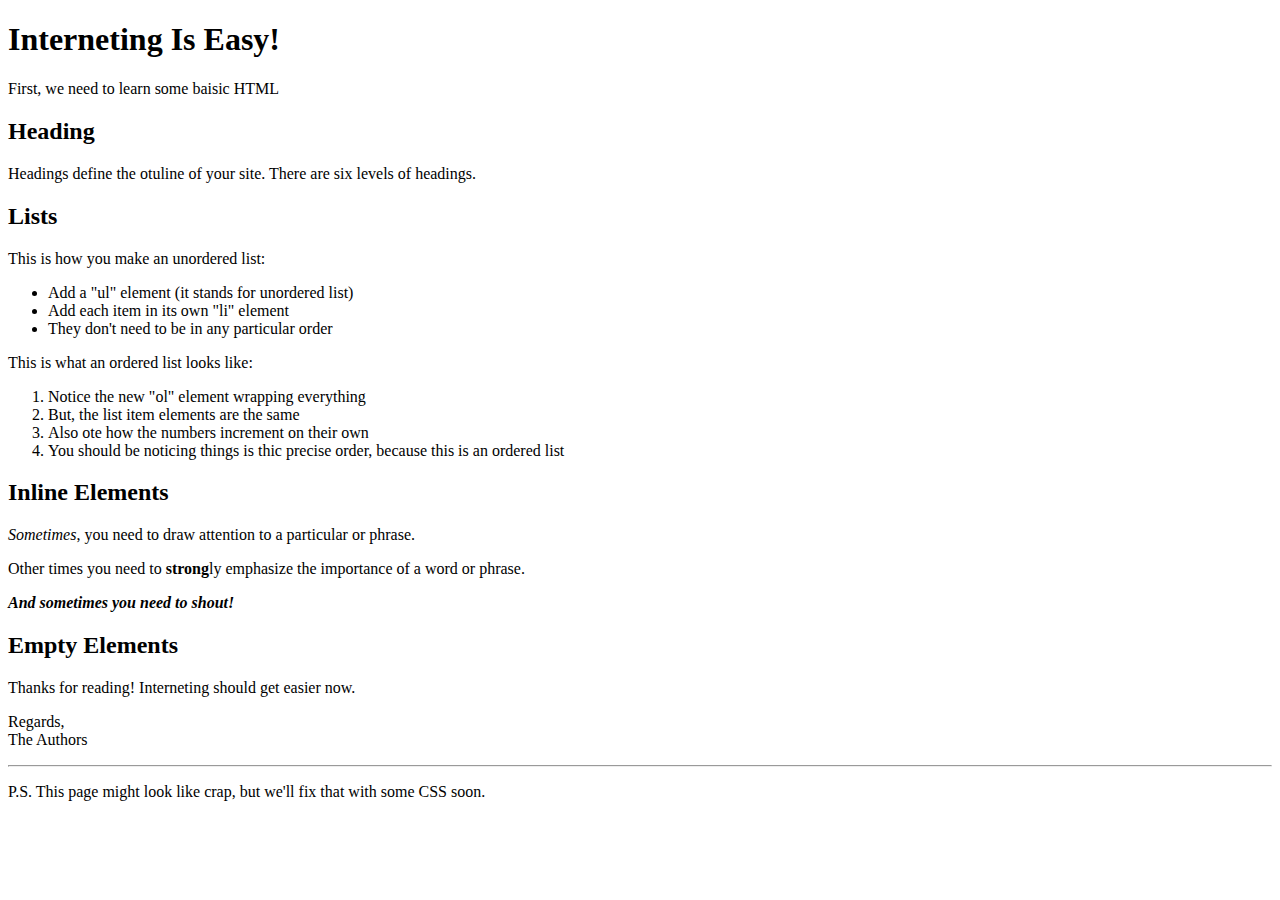
<file: 1.basic-web-pages/index.html>
<!DOCTYPE html>
<html>
  <head>
    <title>Interneting Is Easy!</title>
  </head>

  <body>
    <h1>Interneting Is Easy!</h1>
    <p>First, we need to learn some baisic HTML</p>

    <h2>Heading</h2>
    <p>
      Headings define the otuline of your site. There are six levels of
      headings.
    </p>

    <h2>Lists</h2>

    <p>This is how you make an unordered list:</p>

    <ul>
      <li>Add a "ul" element (it stands for unordered list)</li>
      <li>Add each item in its own "li" element</li>
      <li>They don't need to be in any particular order</li>
    </ul>

    <p>This is what an ordered list looks like:</p>

    <ol>
      <li>Notice the new "ol" element wrapping everything</li>
      <li>But, the list item elements are the same</li>
      <li>Also ote how the numbers increment on their own</li>
      <li>
        You should be noticing things is thic precise order, because this is an
        ordered list
      </li>
    </ol>

    <h2>Inline Elements</h2>

    <p>
      <em>Sometimes</em>, you need to draw attention to a particular or phrase.
    </p>

    <p>
      Other times you need to <strong>strong</strong>ly emphasize the importance
      of a word or phrase.
    </p>

    <p>
      <em><strong>And sometimes you need to shout!</strong></em>
    </p>

    <h2>Empty Elements</h2>

    <p>Thanks for reading! Interneting should get easier now.</p>

    <p>
      Regards,<br />
      The Authors
    </p>

    <hr />

    <p>
      P.S. This page might look like crap, but we'll fix that with some CSS
      soon.
    </p>
  </body>
</html>
</file>
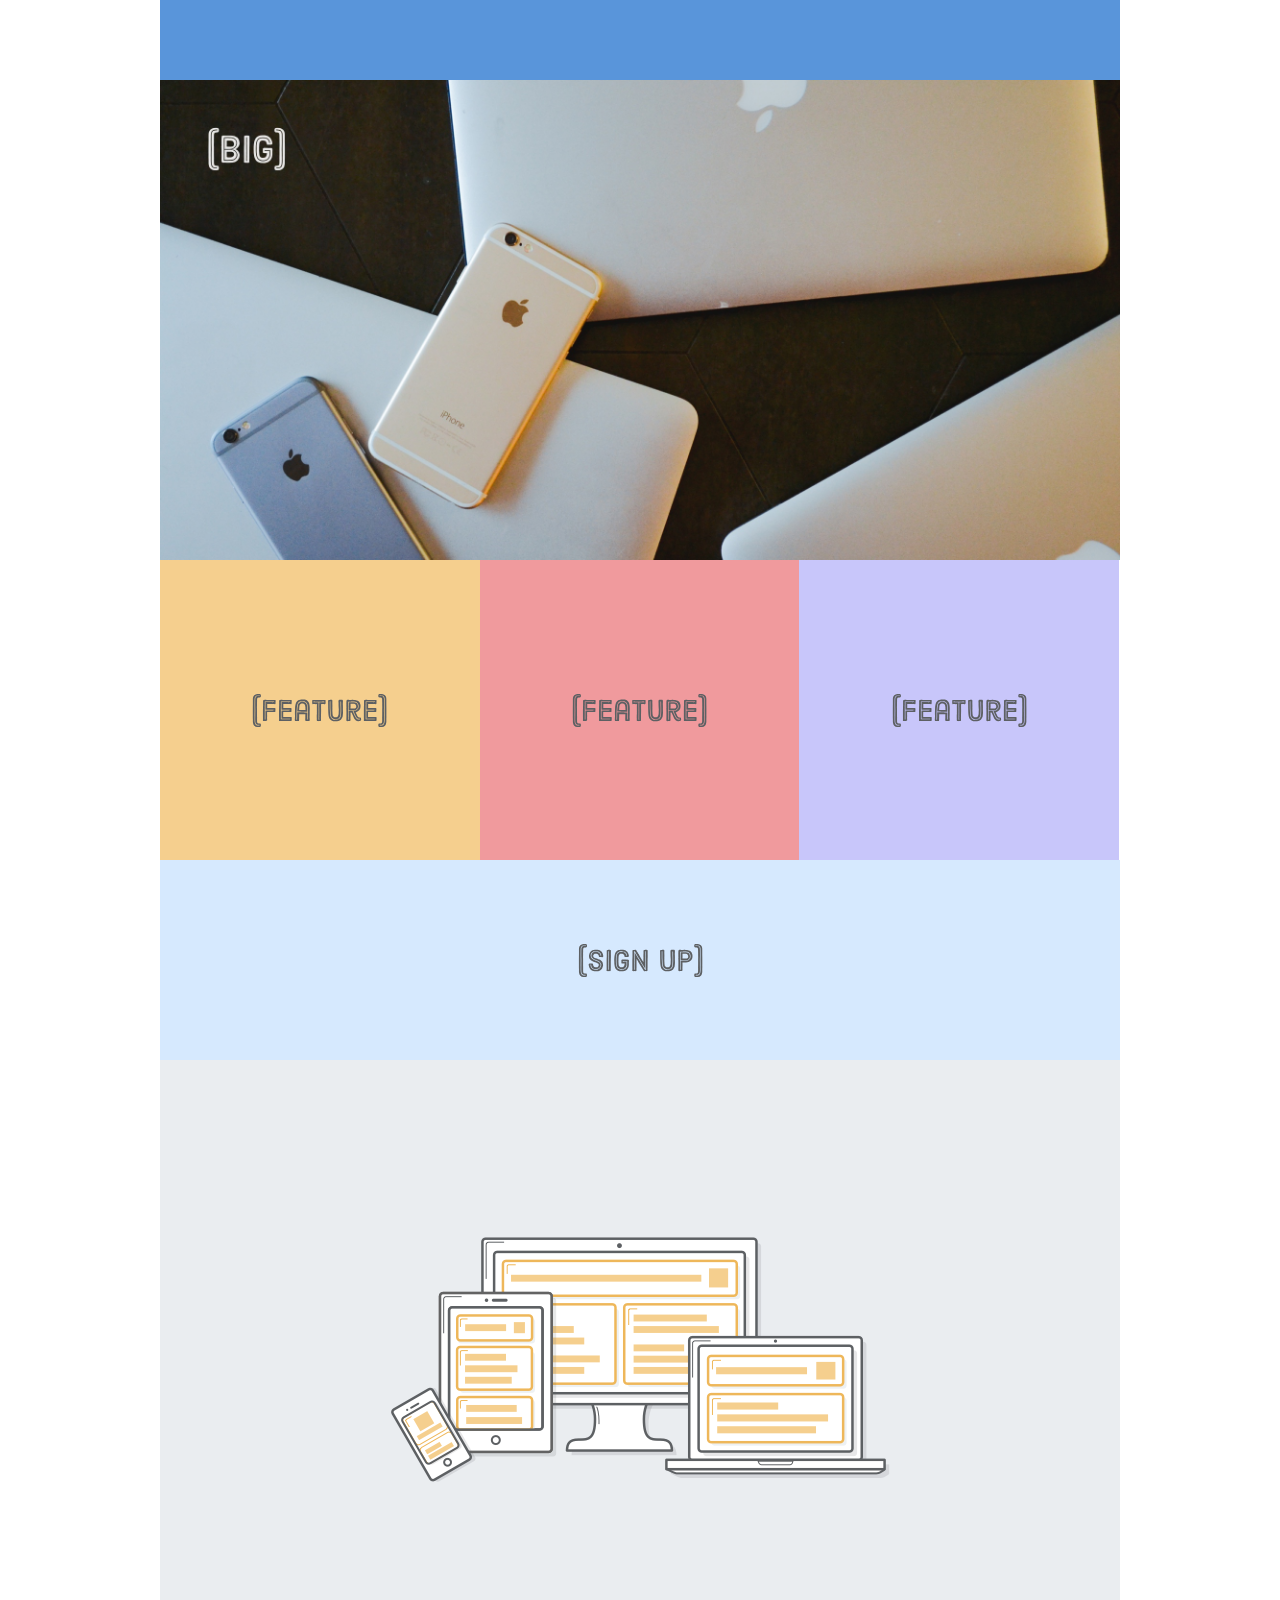
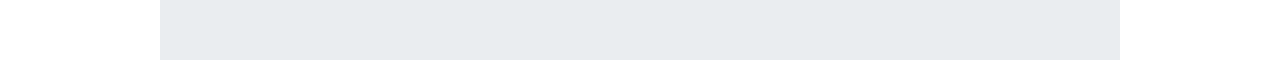
<file: 10.responsive-images/responsive.html>
<!DOCTYPE html>
<html lang="en">
  <head>
    <meta charset="UTF-8" />
    <meta
      name="viewport"
      content="width=device-width, initial-scale=1.0, maximum-scale=1.0"
    />
    <title>Responsive Design</title>
    <link rel="stylesheet" href="styles.css" />
  </head>
  <body>
    <div class="page">
      <div class="section menu"></div>
      <div class="section header">
        <div class="photo">
          <picture>
            <source media="(min-width: 401px)" srcset="images/photo-big.jpg" />
            <source media="(max-width: 400px)" srcset="images/photo-tall.jpg" />
            <img src="images/photo-small.jpg" />
          </picture>
        </div>
      </div>
      <div class="section content">
        <div class="illustration">
          <img
            src="illustration-small.png"
            srcset="
              images/illustration-small.png 1x,
              images/illustration-big.png   2x
            "
            style="max-width: 500px;"
          />
        </div>
      </div>
      <div class="section sign-up">
        <img src="images/sign-up.svg" />
      </div>
      <div class="section feature-1">
        <img src="images/feature.svg" />
      </div>
      <div class="section feature-2">
        <img src="images/feature.svg" />
      </div>
      <div class="section feature-3">
        <img src="images/feature.svg" />
      </div>
    </div>
  </body>
</html>
</file>
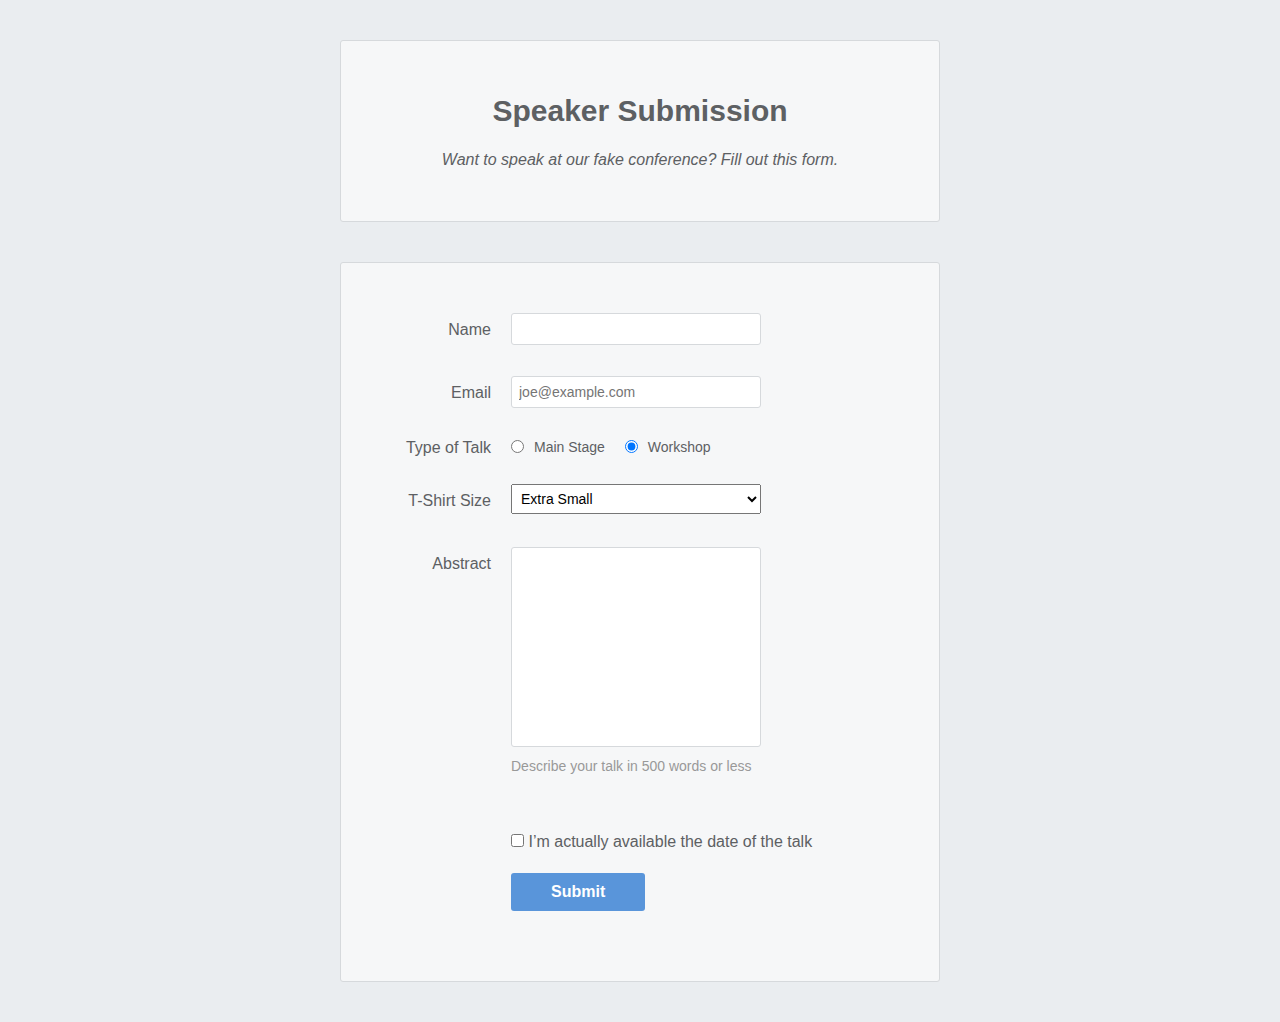
<file: 12.forms/speaker-submission.html>
<!DOCTYPE html>
<html lang="en">
  <head>
    <meta charset="UTF-8" />
    <title>Speaker Submission</title>
    <link rel="stylesheet" href="styles.css" />
  </head>
  <body>
    <header class="speaker-form-header">
      <h1>Speaker Submission</h1>
      <p><em>Want to speak at our fake conference? Fill out this form.</em></p>
    </header>

    <form action="" method="GET" class="speaker-form">
      <div class="form-row">
        <label for="full-name">Name</label>
        <input id="full-name" name="full-name" type="text" />
      </div>

      <div class="form-row">
        <label for="email">Email</label>
        <input
          id="email"
          name="email"
          type="email"
          placeholder="joe@example.com"
        />
      </div>

      <fieldset class="legacy-form-row">
        <legend>Type of Talk</legend>
        <input
          id="talk-type-1"
          name="talk-type"
          type="radio"
          value="main-stage"
        />
        <label for="talk-type-1" class="radio-label">Main Stage</label>
        <input
          id="talk-type-2"
          name="talk-type"
          type="radio"
          value="workshop"
          checked
        />
        <label for="talk-type-2" class="radio-label">Workshop</label>
      </fieldset>

      <div class="form-row">
        <label for="t-shirt">T-Shirt Size</label>
        <select id="t-shirt" name="t-shirt">
          <option value="xs">Extra Small</option>
          <option value="s">Small</option>
          <option value="m">Medium</option>
          <option value="l">Large</option>
        </select>
      </div>

      <div class="form-row">
        <label for="abstract">Abstract</label>
        <textarea id="abstract" name="abstract"></textarea>
        <div class="instructions">Describe your talk in 500 words or less</div>
      </div>

      <div class="form-row">
        <label class="checkbox-label" for="available">
          <input
            id="available"
            name="available"
            type="checkbox"
            value="is-available"
          />
          <span>I’m actually available the date of the talk</span>
        </label>
      </div>

      <div class="form-row">
        <button>Submit</button>
      </div>
    </form>
  </body>
</html>
</file>
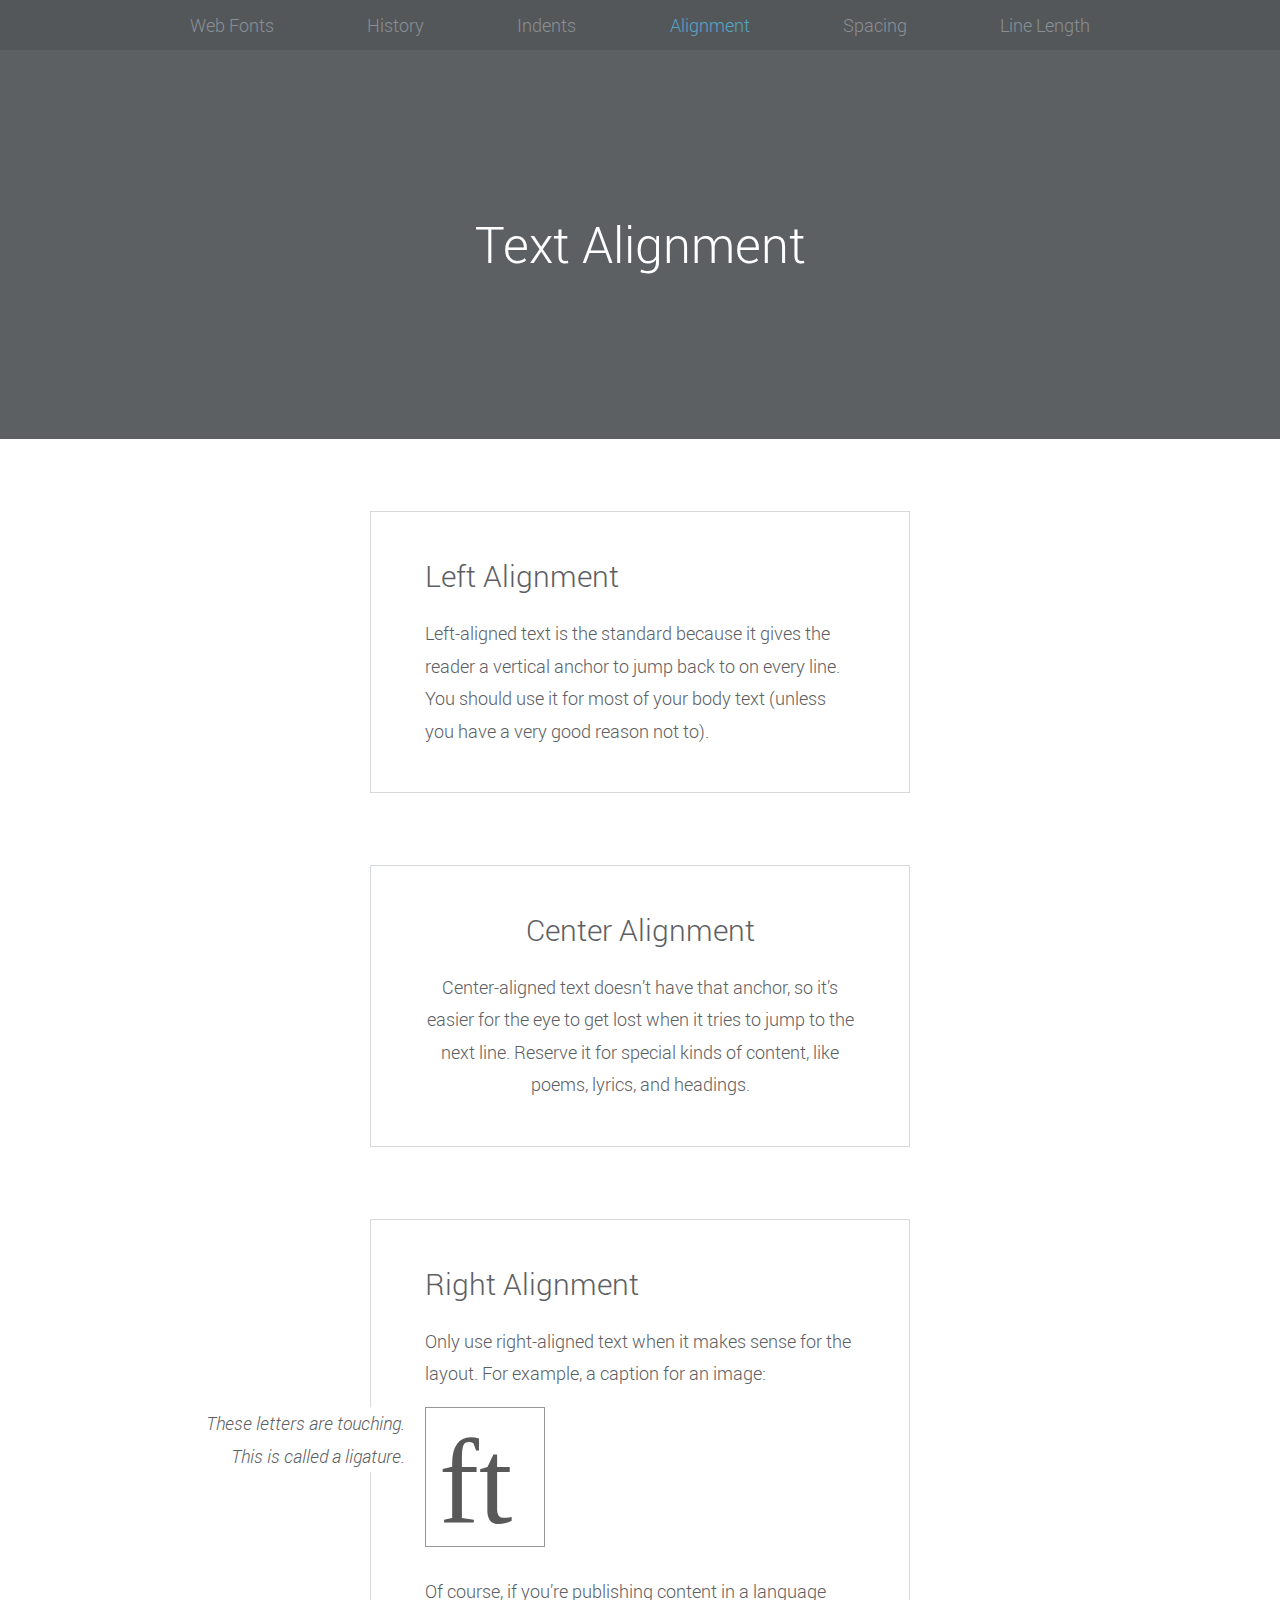
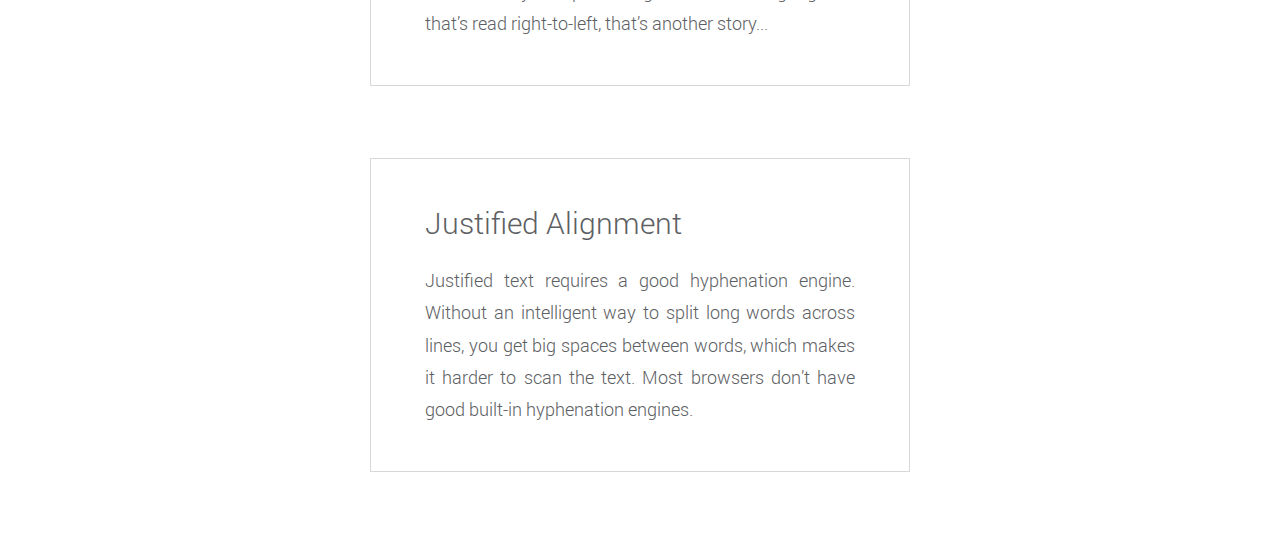
<file: 13.web-typography/alignment.html>
<!DOCTYPE html>
<html lang="en">
  <head>
    <meta charset="UTF-8" />
    <title>Text Alignment</title>
    <link rel="stylesheet" href="typo.css" />
    <style>
      .left {
        text-align: left;
      }
      .center {
        text-align: center;
      }
      figcaption {
        display: none;
      }
      @media only screen and (min-width: 900px) {
        figure {
          position: relative;
        }
        figcaption {
          display: block;

          font-style: italic;
          text-align: right;
          background-color: #ffffff;

          position: absolute;
          left: -220px;
          width: 200px;
        }
      }
      .justify {
        text-align: justify;
      }
    </style>
  </head>
  <body>
    <header>
      <nav>
        <ul>
          <li><a href="web-fonts.html">Web Fonts</a></li>
          <li><a href="history.html">History</a></li>
          <li><a href="indents.html">Indents</a></li>
          <li class="selected">Alignment</li>
          <li><a href="spacing.html">Spacing</a></li>
          <li><a href="line-length.html">Line Length</a></li>
        </ul>
      </nav>
      <div class="hero">
        <h1>Text Alignment</h1>
      </div>
    </header>

    <div class="page">
      <section class="section section--gray left">
        <h2>Left Alignment</h2>

        <p>
          Left-aligned text is the standard because it gives the reader a
          vertical anchor to jump back to on every line. You should use it for
          most of your body text (unless you have a very good reason not to).
        </p>
      </section>

      <section class="section section--gray center">
        <h2>Center Alignment</h2>

        <p>
          Center-aligned text doesn’t have that anchor, so it’s easier for the
          eye to get lost when it tries to jump to the next line. Reserve it for
          special kinds of content, like poems, lyrics, and headings.
        </p>
      </section>

      <section class="section section--gray">
        <h2>Right Alignment</h2>

        <p>
          Only use right-aligned text when it makes sense for the layout. For
          example, a caption for an image:
        </p>

        <figure>
          <figcaption>
            These letters are touching. This is called a ligature.
          </figcaption>
          <img src="ligature.svg" />
        </figure>

        <p>
          Of course, if you’re publishing content in a language that’s read
          right-to-left, that’s another story...
        </p>
      </section>

      <section class="section section--gray justify">
        <h2>Justified Alignment</h2>

        <p>
          Justified text requires a good hyphenation engine. Without an
          intelligent way to split long words across lines, you get big spaces
          between words, which makes it harder to scan the text. Most browsers
          don’t have good built-in hyphenation engines.
        </p>
      </section>
    </div>
  </body>
</html>
</file>
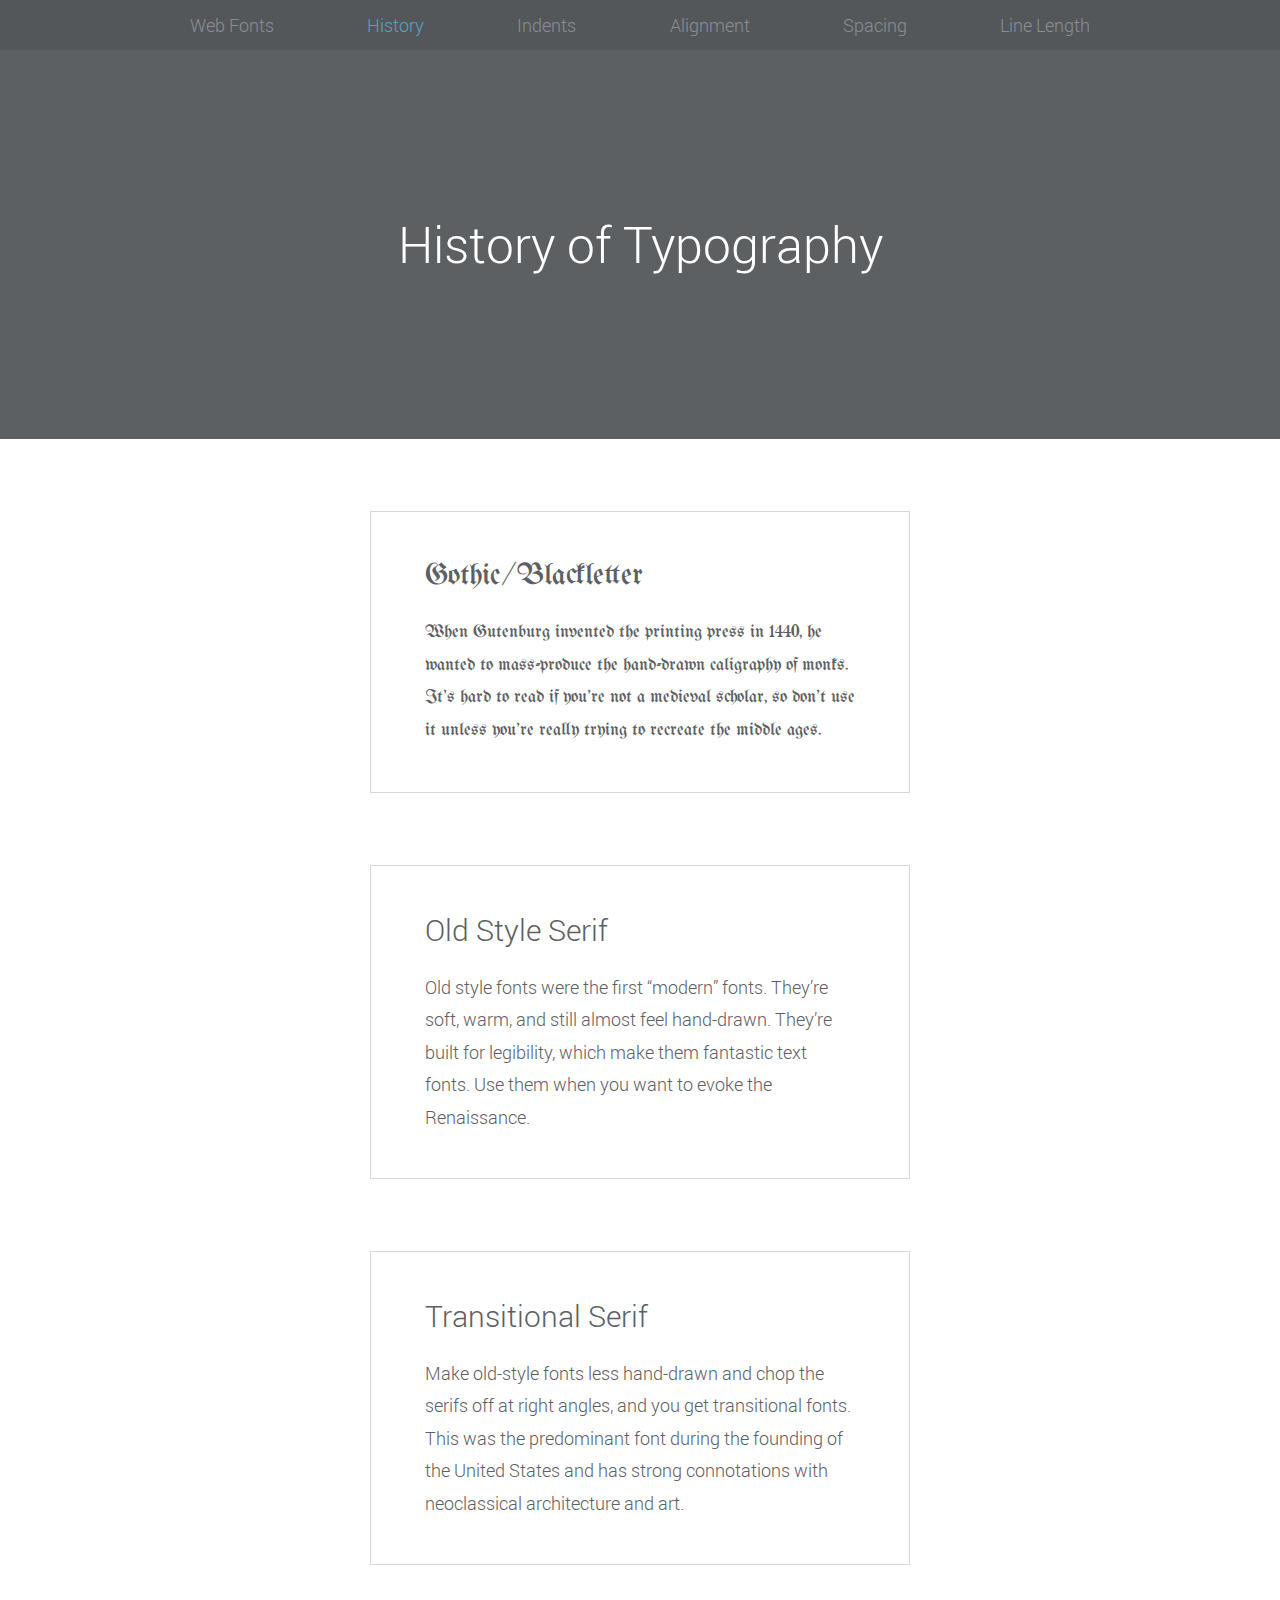
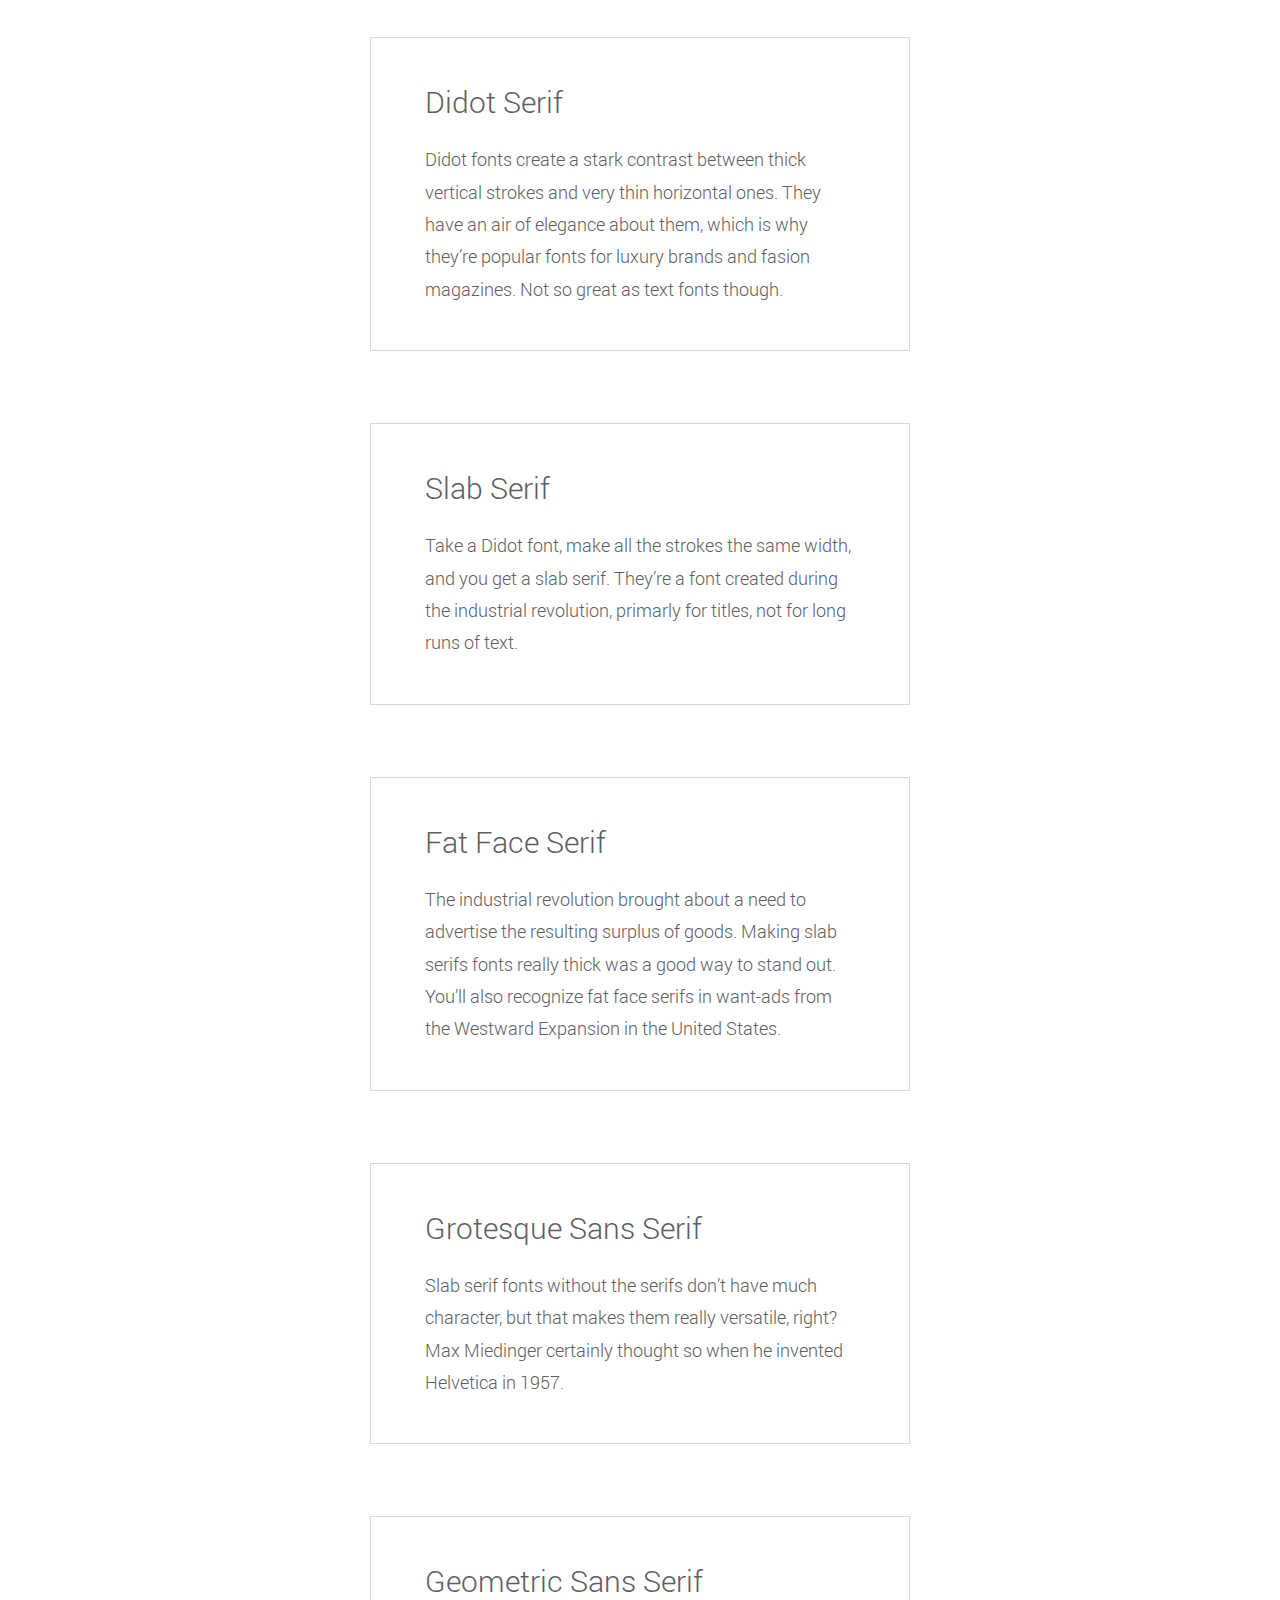
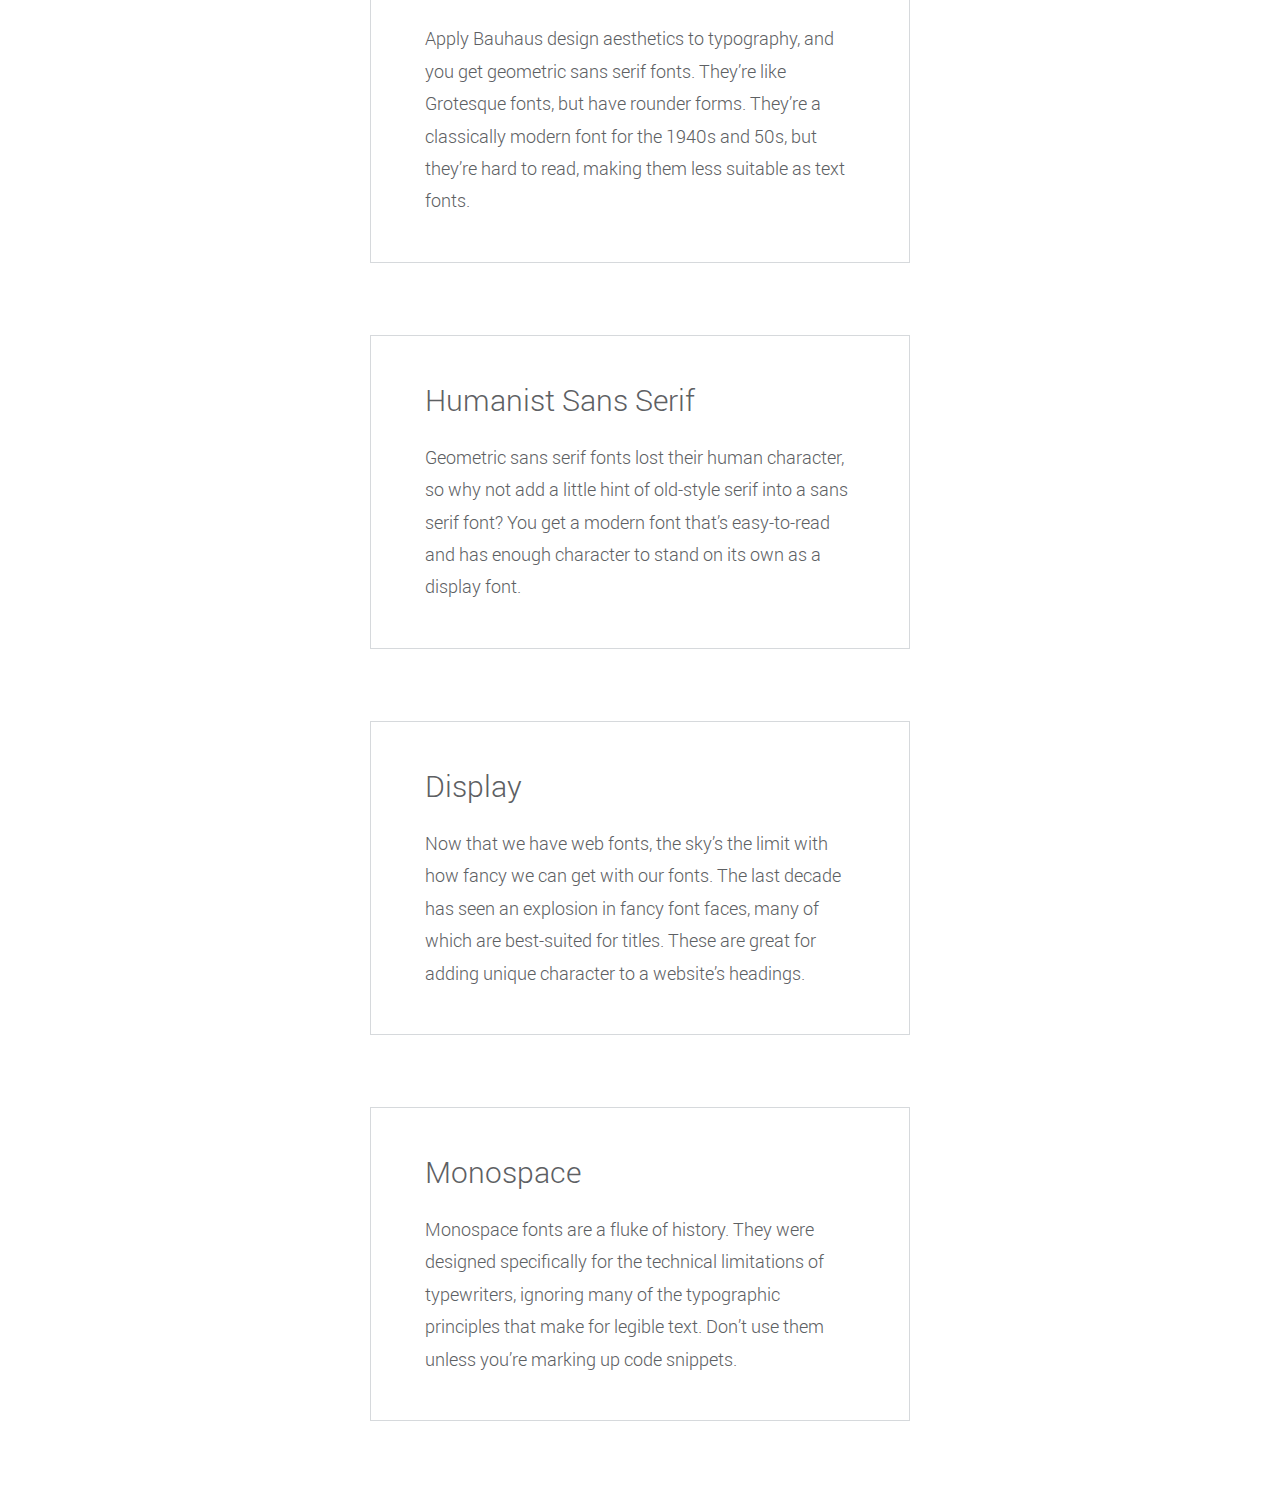
<file: 13.web-typography/history.html>
<!DOCTYPE html>
<html lang="en">
  <head>
    <meta charset="UTF-8" />
    <title>History of Typography</title>
    <link rel="stylesheet" href="typo.css" />
    <link
      href="https://fonts.googleapis.com/css2?family=UnifrakturMaguntia&display=swap"
      rel="stylesheet"
    />
    <style>
      .blackletter {
        font-family: "UnifrakturMaguntia", cursive;
      }
    </style>
  </head>
  <body>
    <header>
      <nav>
        <ul>
          <li><a href="web-fonts.html">Web Fonts</a></li>
          <li class="selected">History</li>
          <li><a href="indents.html">Indents</a></li>
          <li><a href="alignment.html">Alignment</a></li>
          <li><a href="spacing.html">Spacing</a></li>
          <li><a href="line-length.html">Line Length</a></li>
        </ul>
      </nav>
      <div class="hero">
        <h1>History of Typography</h1>
      </div>
    </header>

    <div class="page">
      <section class="section section--gray blackletter">
        <h2>Gothic/Blackletter</h2>

        <p>
          When Gutenburg invented the printing press in 1440, he wanted to
          mass-produce the hand-drawn caligraphy of monks. It’s hard to read if
          you’re not a medieval scholar, so don’t use it unless you’re really
          trying to recreate the middle ages.
        </p>
      </section>

      <section class="section section--gray old-style">
        <h2>Old Style Serif</h2>

        <p>
          Old style fonts were the first “modern” fonts. They’re soft, warm, and
          still almost feel hand-drawn. They’re built for legibility, which make
          them fantastic text fonts. Use them when you want to evoke the
          Renaissance.
        </p>
      </section>

      <section class="section section--gray transitional">
        <h2>Transitional Serif</h2>

        <p>
          Make old-style fonts less hand-drawn and chop the serifs off at right
          angles, and you get transitional fonts. This was the predominant font
          during the founding of the United States and has strong connotations
          with neoclassical architecture and art.
        </p>
      </section>

      <section class="section section--gray didot">
        <h2>Didot Serif</h2>

        <p>
          Didot fonts create a stark contrast between thick vertical strokes and
          very thin horizontal ones. They have an air of elegance about them,
          which is why they’re popular fonts for luxury brands and fasion
          magazines. Not so great as text fonts though.
        </p>
      </section>

      <section class="section section--gray slab">
        <h2>Slab Serif</h2>

        <p>
          Take a Didot font, make all the strokes the same width, and you get a
          slab serif. They’re a font created during the industrial revolution,
          primarly for titles, not for long runs of text.
        </p>
      </section>

      <section class="section section--gray fat-face">
        <h2>Fat Face Serif</h2>

        <p>
          The industrial revolution brought about a need to advertise the
          resulting surplus of goods. Making slab serifs fonts really thick was
          a good way to stand out. You’ll also recognize fat face serifs in
          want-ads from the Westward Expansion in the United States.
        </p>
      </section>

      <section class="section section--gray grotesque">
        <h2>Grotesque Sans Serif</h2>

        <p>
          Slab serif fonts without the serifs don’t have much character, but
          that makes them really versatile, right? Max Miedinger certainly
          thought so when he invented Helvetica in 1957.
        </p>
      </section>

      <section class="section section--gray geometric">
        <h2>Geometric Sans Serif</h2>

        <p>
          Apply Bauhaus design aesthetics to typography, and you get geometric
          sans serif fonts. They’re like Grotesque fonts, but have rounder
          forms. They’re a classically modern font for the 1940s and 50s, but
          they’re hard to read, making them less suitable as text fonts.
        </p>
      </section>

      <section class="section section--gray humansit">
        <h2>Humanist Sans Serif</h2>

        <p>
          Geometric sans serif fonts lost their human character, so why not add
          a little hint of old-style serif into a sans serif font? You get a
          modern font that’s easy-to-read and has enough character to stand on
          its own as a display font.
        </p>
      </section>

      <section class="section section--gray display">
        <h2>Display</h2>

        <p>
          Now that we have web fonts, the sky’s the limit with how fancy we can
          get with our fonts. The last decade has seen an explosion in fancy
          font faces, many of which are best-suited for titles. These are great
          for adding unique character to a website’s headings.
        </p>
      </section>

      <section class="section section--gray monospace">
        <h2>Monospace</h2>

        <p>
          Monospace fonts are a fluke of history. They were designed
          specifically for the technical limitations of typewriters, ignoring
          many of the typographic principles that make for legible text. Don’t
          use them unless you’re marking up code snippets.
        </p>
      </section>
    </div>
  </body>
</html>
</file>
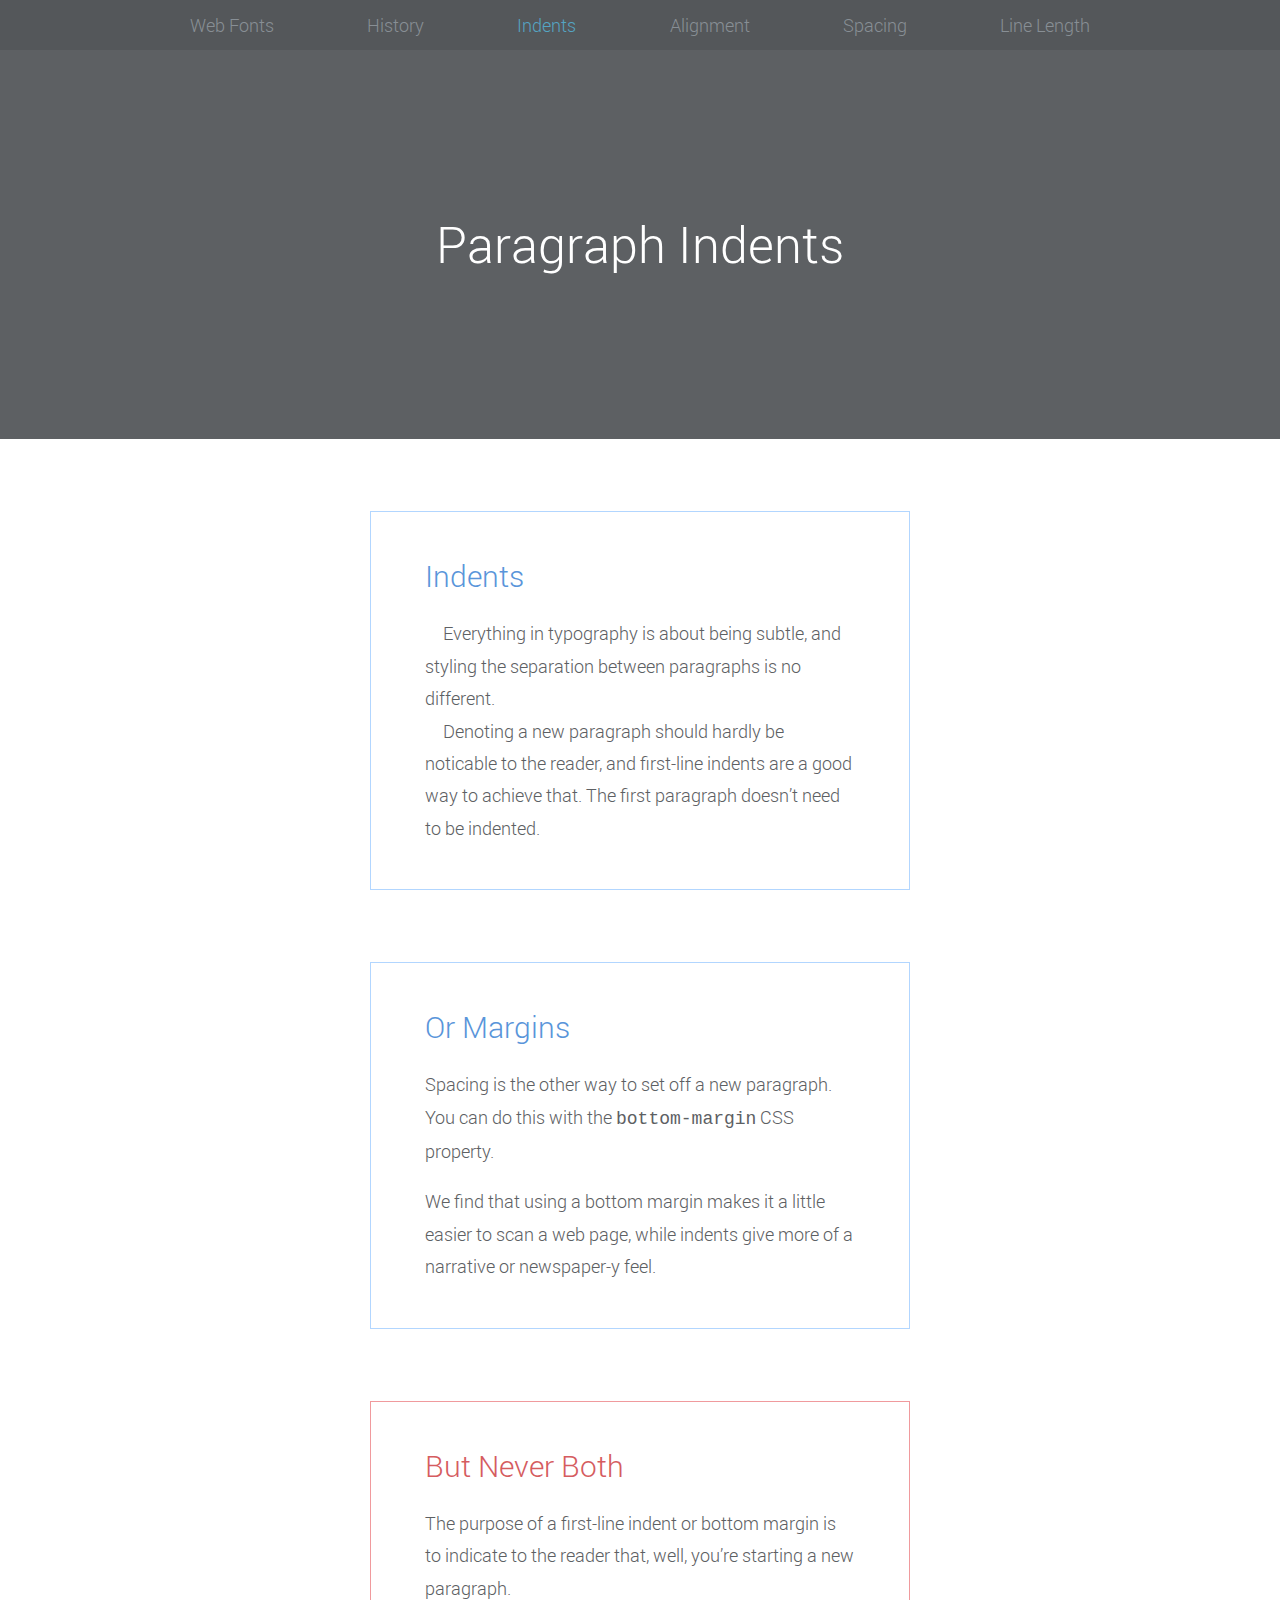
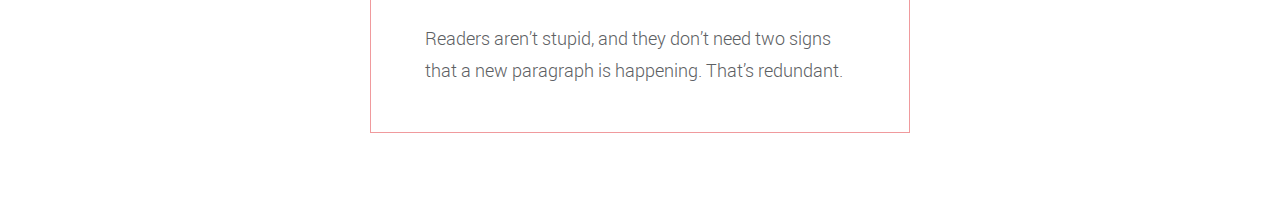
<file: 13.web-typography/indents.html>
<!DOCTYPE html>
<html lang="en">
  <head>
    <meta charset="UTF-8" />
    <title>Paragraph Indents</title>
    <link rel="stylesheet" href="typo.css" />
    <style>
      .paragraph-indent p {
        text-indent: 1em;
        margin-bottom: 0;
      }
      .paragraph-indent p:first-of-type {
        margin-bottom: 0;
      }
    </style>
  </head>
  <body>
    <header>
      <nav>
        <ul>
          <li><a href="web-fonts.html">Web Fonts</a></li>
          <li><a href="history.html">History</a></li>
          <li class="selected">Indents</li>
          <li><a href="alignment.html">Alignment</a></li>
          <li><a href="spacing.html">Spacing</a></li>
          <li><a href="line-length.html">Line Length</a></li>
        </ul>
      </nav>
      <div class="hero">
        <h1>Paragraph Indents</h1>
      </div>
    </header>

    <div class="page">
      <section class="section section--blue paragraph-indent">
        <h2>Indents</h2>

        <p>
          Everything in typography is about being subtle, and styling the
          separation between paragraphs is no different.
        </p>

        <p>
          Denoting a new paragraph should hardly be noticable to the reader, and
          first-line indents are a good way to achieve that. The first paragraph
          doesn’t need to be indented.
        </p>
      </section>

      <section class="section section--blue">
        <h2>Or Margins</h2>

        <p>
          Spacing is the other way to set off a new paragraph. You can do this
          with the <code>bottom-margin</code> CSS property.
        </p>

        <p>
          We find that using a bottom margin makes it a little easier to scan a
          web page, while indents give more of a narrative or newspaper-y feel.
        </p>
      </section>

      <section class="section section--red never-both">
        <h2>But Never Both</h2>

        <p>
          The purpose of a first-line indent or bottom margin is to indicate to
          the reader that, well, you’re starting a new paragraph.
        </p>

        <p>
          Readers aren’t stupid, and they don’t need two signs that a new
          paragraph is happening. That’s redundant.
        </p>
      </section>
    </div>
  </body>
</html>
</file>
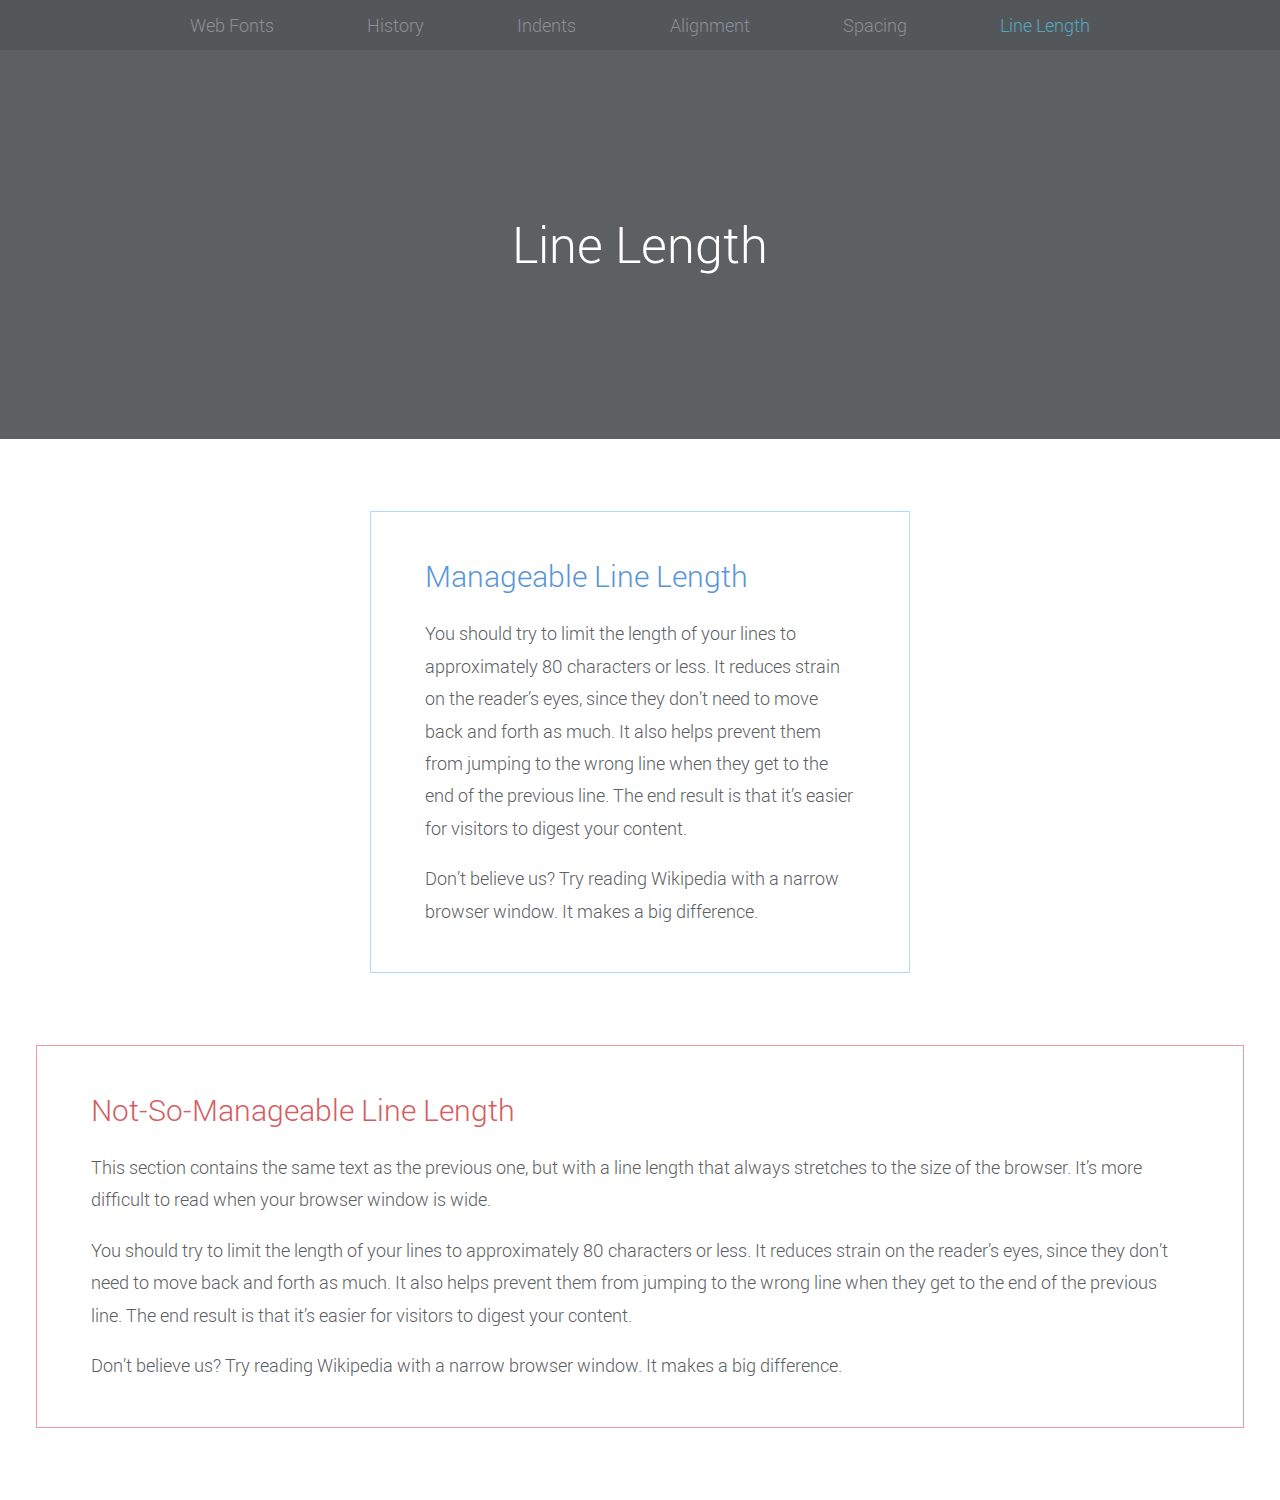
<file: 13.web-typography/line-length.html>
<!DOCTYPE html>
<html lang="en">
  <head>
    <meta charset="UTF-8" />
    <title>Line Length</title>
    <link rel="stylesheet" href="typo.css" />
    <style>
      @media only screen and (min-width: 580px) {
        .not-so-manageable {
          max-width: 100%;
          margin-left: 2em;
          margin-right: 2em;
        }
      }
    </style>
  </head>
  <body>
    <header>
      <nav>
        <ul>
          <li><a href="web-fonts.html">Web Fonts</a></li>
          <li><a href="history.html">History</a></li>
          <li><a href="indents.html">Indents</a></li>
          <li><a href="alignment.html">Alignment</a></li>
          <li><a href="spacing.html">Spacing</a></li>
          <li class="selected">Line Length</li>
        </ul>
      </nav>
      <div class="hero">
        <h1>Line Length</h1>
      </div>
    </header>

    <div class="page">
      <section class="section section--blue">
        <h2>Manageable Line Length</h2>

        <p>
          You should try to limit the length of your lines to approximately 80
          characters or less. It reduces strain on the reader’s eyes, since they
          don’t need to move back and forth as much. It also helps prevent them
          from jumping to the wrong line when they get to the end of the
          previous line. The end result is that it’s easier for visitors to
          digest your content.
        </p>

        <p>
          Don’t believe us? Try reading Wikipedia with a narrow browser window.
          It makes a big difference.
        </p>
      </section>

      <section class="section section--red not-so-manageable">
        <h2>Not-So-Manageable Line Length</h2>

        <p>
          This section contains the same text as the previous one, but with a
          line length that always stretches to the size of the browser. It’s
          more difficult to read when your browser window is wide.
        </p>

        <p>
          You should try to limit the length of your lines to approximately 80
          characters or less. It reduces strain on the reader’s eyes, since they
          don’t need to move back and forth as much. It also helps prevent them
          from jumping to the wrong line when they get to the end of the
          previous line. The end result is that it’s easier for visitors to
          digest your content.
        </p>

        <p>
          Don’t believe us? Try reading Wikipedia with a narrow browser window.
          It makes a big difference.
        </p>
      </section>
    </div>
  </body>
</html>
</file>
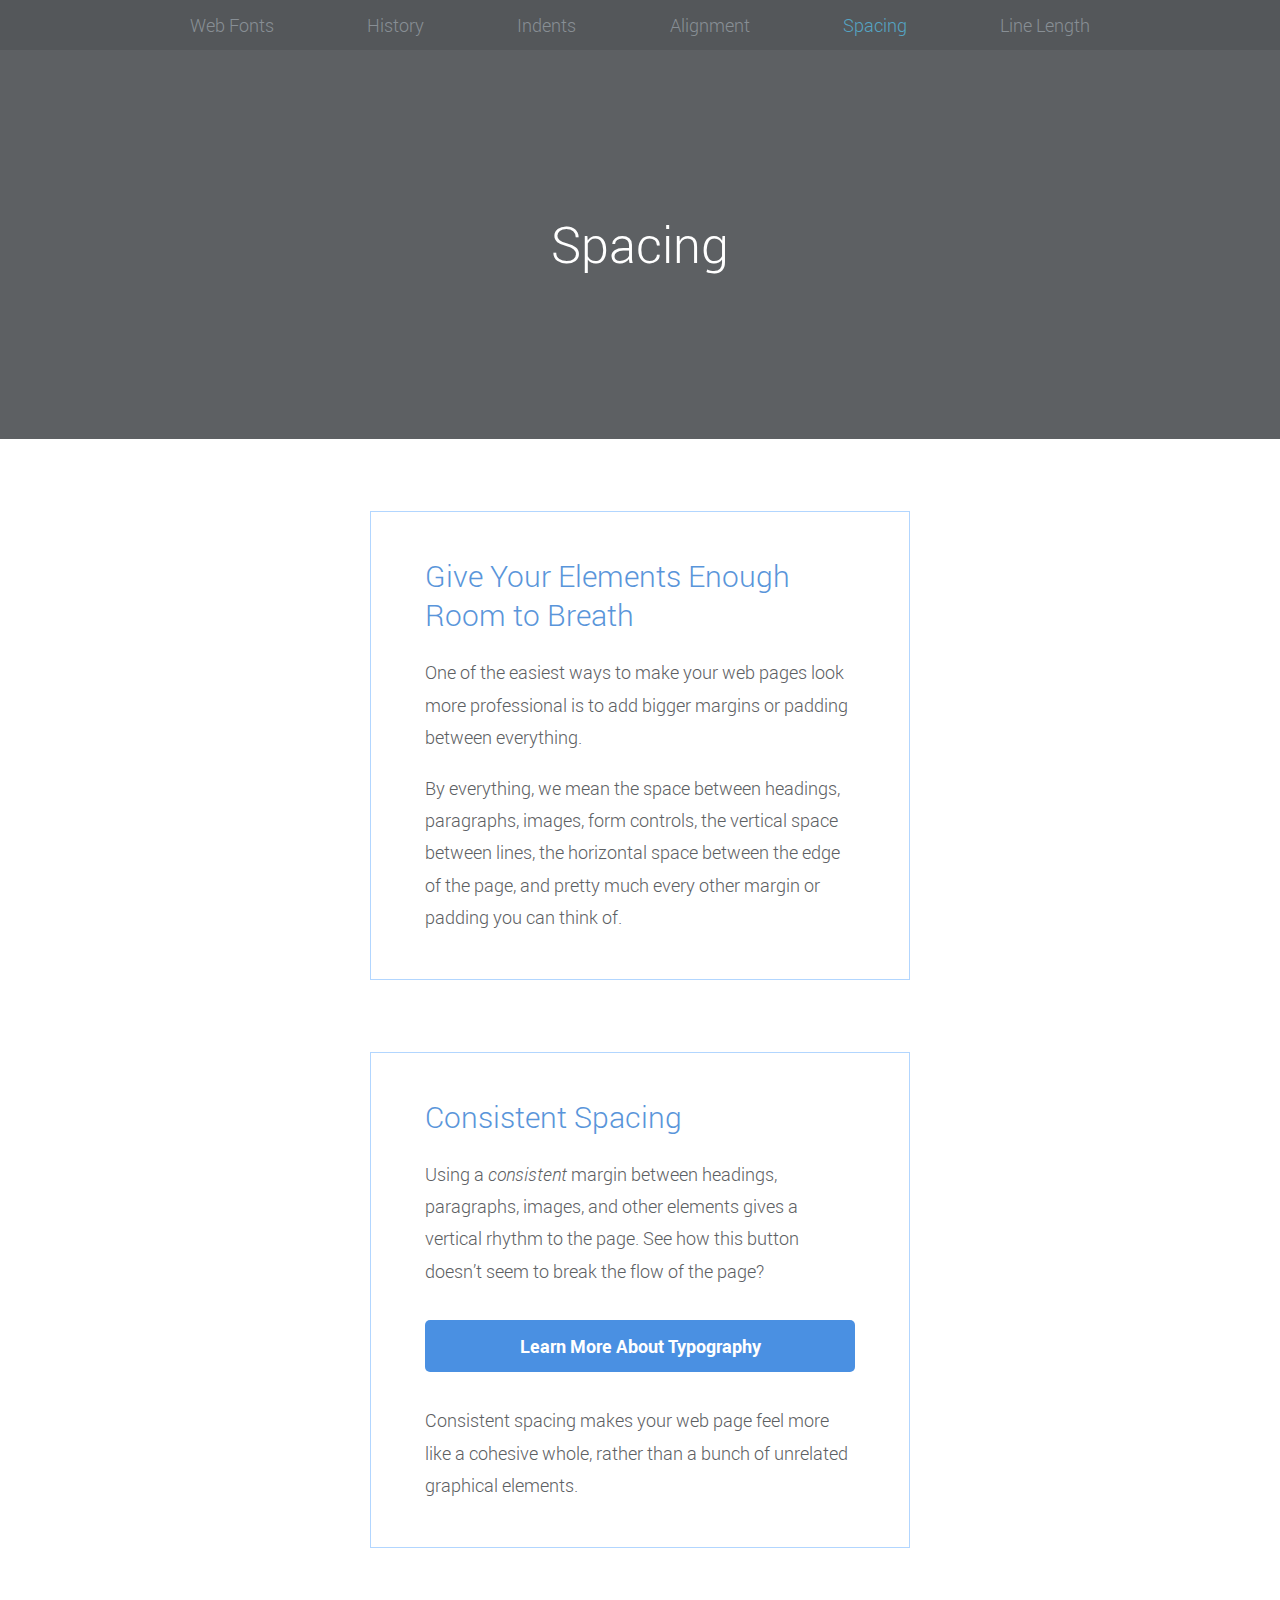
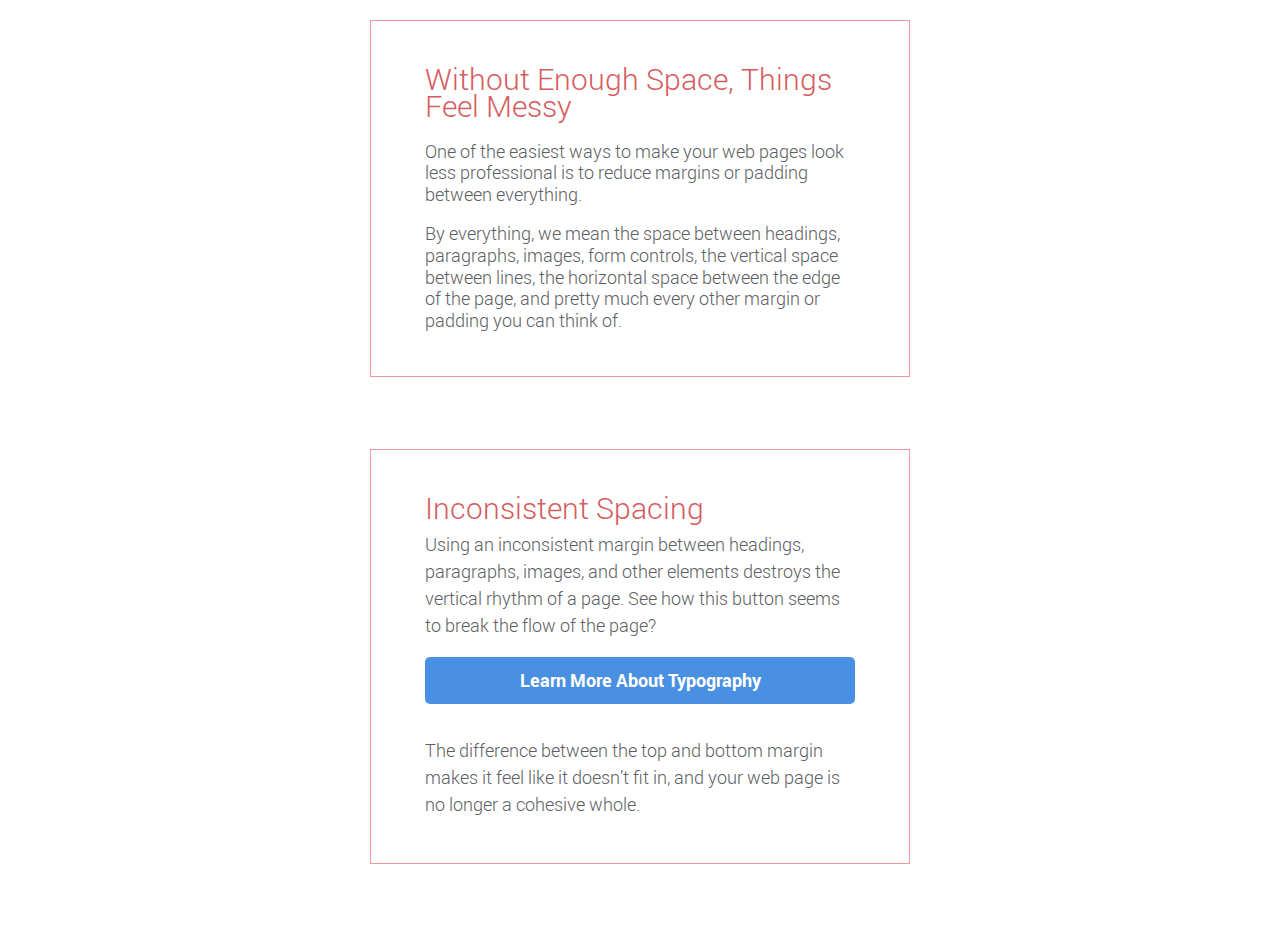
<file: 13.web-typography/spacing.html>
<!DOCTYPE html>
<html lang="en">
  <head>
    <meta charset="UTF-8" />
    <title>Spacing</title>
    <link rel="stylesheet" href="typo.css" />
    <style>
      .messy {
        line-height: 1.2em;
      }
      .messy h2 {
        line-height: 0.9em;
      }
      .messy:last-of-type {
        line-height: 1.5em;
      }
      .messy:last-of-type h2 {
        margin-bottom: 0.3em;
      }
      .messy .button:link,
      .messy .button:visited {
        margin-top: 0;
      }
    </style>
  </head>
  <body>
    <header>
      <nav>
        <ul>
          <li><a href="web-fonts.html">Web Fonts</a></li>
          <li><a href="history.html">History</a></li>
          <li><a href="indents.html">Indents</a></li>
          <li><a href="alignment.html">Alignment</a></li>
          <li class="selected">Spacing</li>
          <li><a href="line-length.html">Line Length</a></li>
        </ul>
      </nav>
      <div class="hero">
        <h1>Spacing</h1>
      </div>
    </header>

    <div class="page">
      <section class="section section--blue">
        <h2>Give Your Elements Enough Room to Breath</h2>

        <p>
          One of the easiest ways to make your web pages look more professional
          is to add bigger margins or padding between everything.
        </p>

        <p>
          By everything, we mean the space between headings, paragraphs, images,
          form controls, the vertical space between lines, the horizontal space
          between the edge of the page, and pretty much every other margin or
          padding you can think of.
        </p>
      </section>

      <section class="section section--blue">
        <h2>Consistent Spacing</h2>

        <p>
          Using a <em>consistent</em> margin between headings, paragraphs,
          images, and other elements gives a vertical rhythm to the page. See
          how this button doesn’t seem to break the flow of the page?
        </p>

        <a class="button" href="#">Learn More About Typography</a>

        <p>
          Consistent spacing makes your web page feel more like a cohesive
          whole, rather than a bunch of unrelated graphical elements.
        </p>
      </section>

      <section class="section section--red messy">
        <h2>Without Enough Space, Things Feel Messy</h2>

        <p>
          One of the easiest ways to make your web pages look less professional
          is to reduce margins or padding between everything.
        </p>

        <p>
          By everything, we mean the space between headings, paragraphs, images,
          form controls, the vertical space between lines, the horizontal space
          between the edge of the page, and pretty much every other margin or
          padding you can think of.
        </p>
      </section>

      <section class="section section--red messy">
        <h2>Inconsistent Spacing</h2>

        <p>
          Using an inconsistent margin between headings, paragraphs, images, and
          other elements destroys the vertical rhythm of a page. See how this
          button seems to break the flow of the page?
        </p>

        <a class="button" href="#">Learn More About Typography</a>

        <p>
          The difference between the top and bottom margin makes it feel like it
          doesn’t fit in, and your web page is no longer a cohesive whole.
        </p>
      </section>
    </div>
  </body>
</html>
</file>
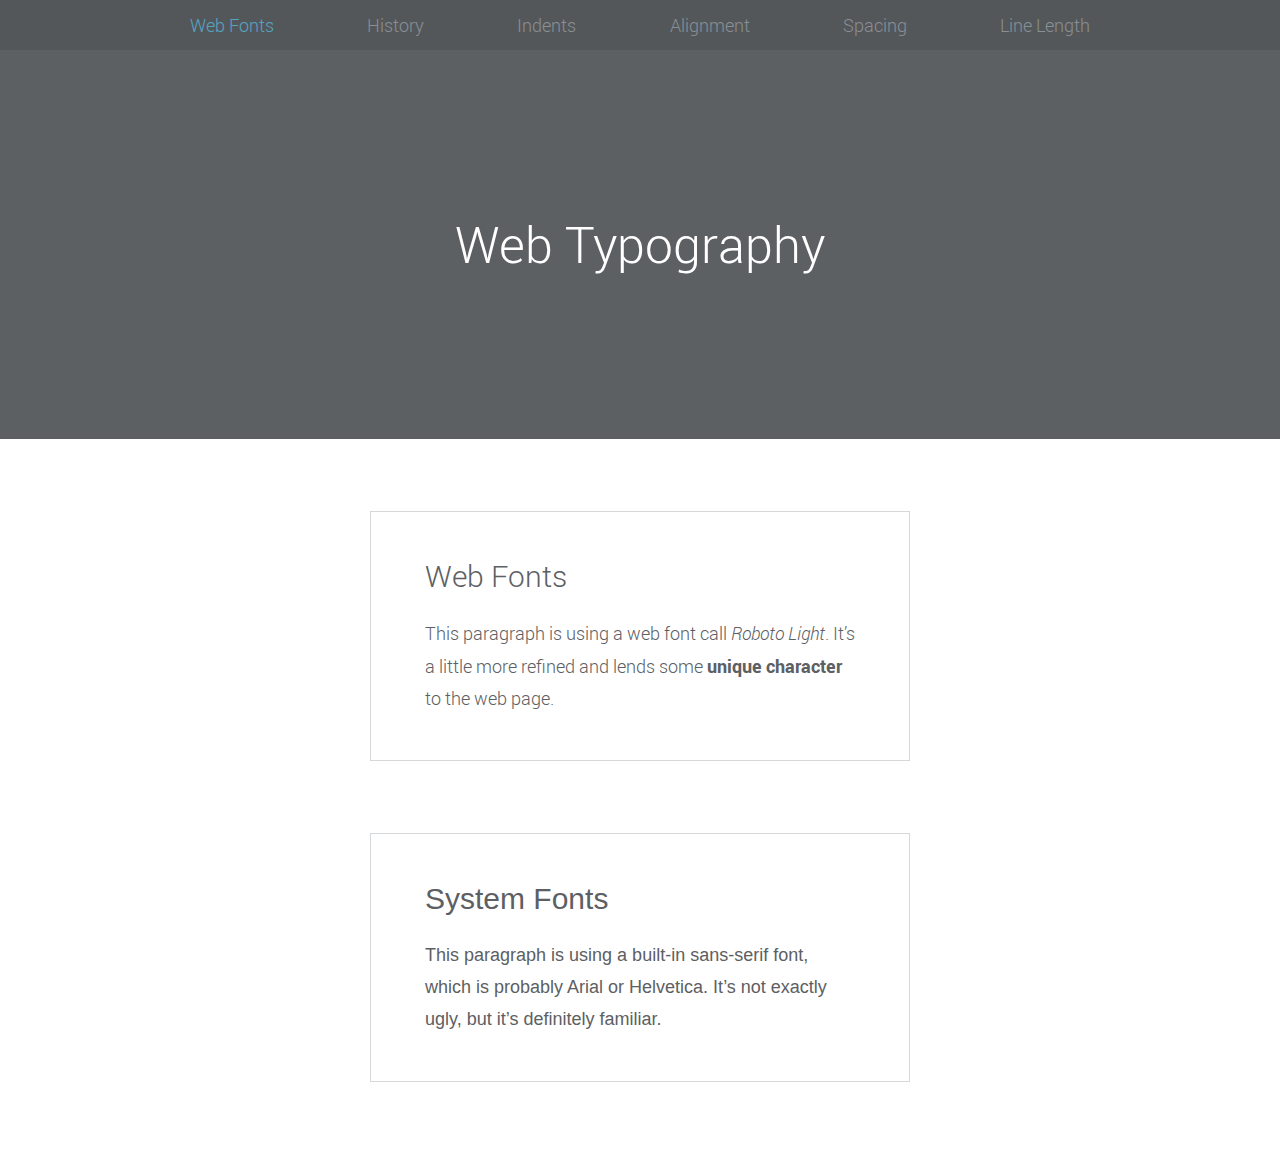
<file: 13.web-typography/web-fonts.html>
<!DOCTYPE html>
<html lang="en">
  <head>
    <meta charset="UTF-8" />
    <title>Web Typography</title>
    <link rel="stylesheet" href="typo.css" />
    <style>
      .system-fonts {
        font-family: sans-serif;
      }
    </style>
  </head>
  <body>
    <header>
      <nav>
        <ul>
          <li class="selected">Web Fonts</li>
          <li><a href="history.html">History</a></li>
          <li><a href="indents.html">Indents</a></li>
          <li><a href="alignment.html">Alignment</a></li>
          <li><a href="spacing.html">Spacing</a></li>
          <li><a href="line-length.html">Line Length</a></li>
        </ul>
      </nav>
      <div class="hero">
        <h1>Web Typography</h1>
      </div>
    </header>

    <div class="page">
      <section class="section section--gray">
        <h2>Web Fonts</h2>

        <p>
          This paragraph is using a web font call <em>Roboto Light</em>. It’s a
          little more refined and lends some
          <strong>unique character</strong> to the web page.
        </p>
      </section>

      <section class="section section--gray system-fonts">
        <h2>System Fonts</h2>

        <p>
          This paragraph is using a built-in sans-serif font, which is probably
          Arial or Helvetica. It’s not exactly ugly, but it’s definitely
          familiar.
        </p>
      </section>
    </div>
  </body>
</html>
</file>
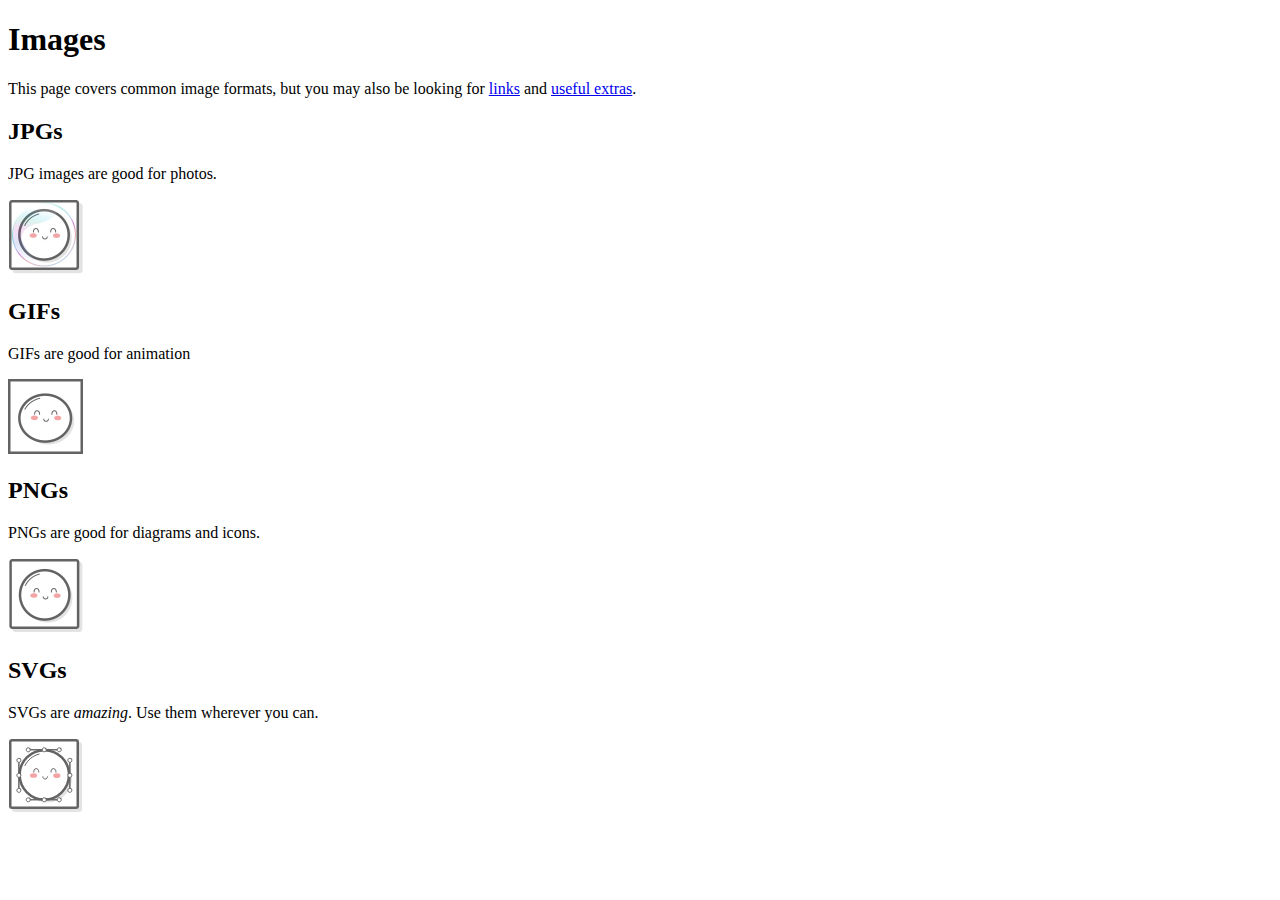
<file: 2.links-and-images/images.html>
<!DOCTYPE html>
<html lang="en">
  <head>
    <title>Images</title>
  </head>

  <body>
    <h1>Images</h1>

    <p>
      This page covers common image formats, but you may also be looking for
      <a href="links.html">links</a> and
      <a href="misc/extras.html">useful extras</a>.
    </p>

    <h2>JPGs</h2>

    <p>JPG images are good for photos.</p>

    <img src="images/mochi.jpg" width="75" alt="A mochi ball in a buble" />

    <h2>GIFs</h2>

    <p>GIFs are good for animation</p>

    <img src="images/mochi.gif" width="75" alt="A dancing mochi ball" />

    <h2>PNGs</h2>

    <p>PNGs are good for diagrams and icons.</p>

    <img src="images/mochi.png" width="75" alt="A mochi ball" />

    <h2>SVGs</h2>

    <p>SVGs are <em>amazing</em>. Use them wherever you can.</p>

    <img src="images/mochi.svg" alt="A mochi ball with Bezier handles" />
  </body>
</html>
</file>
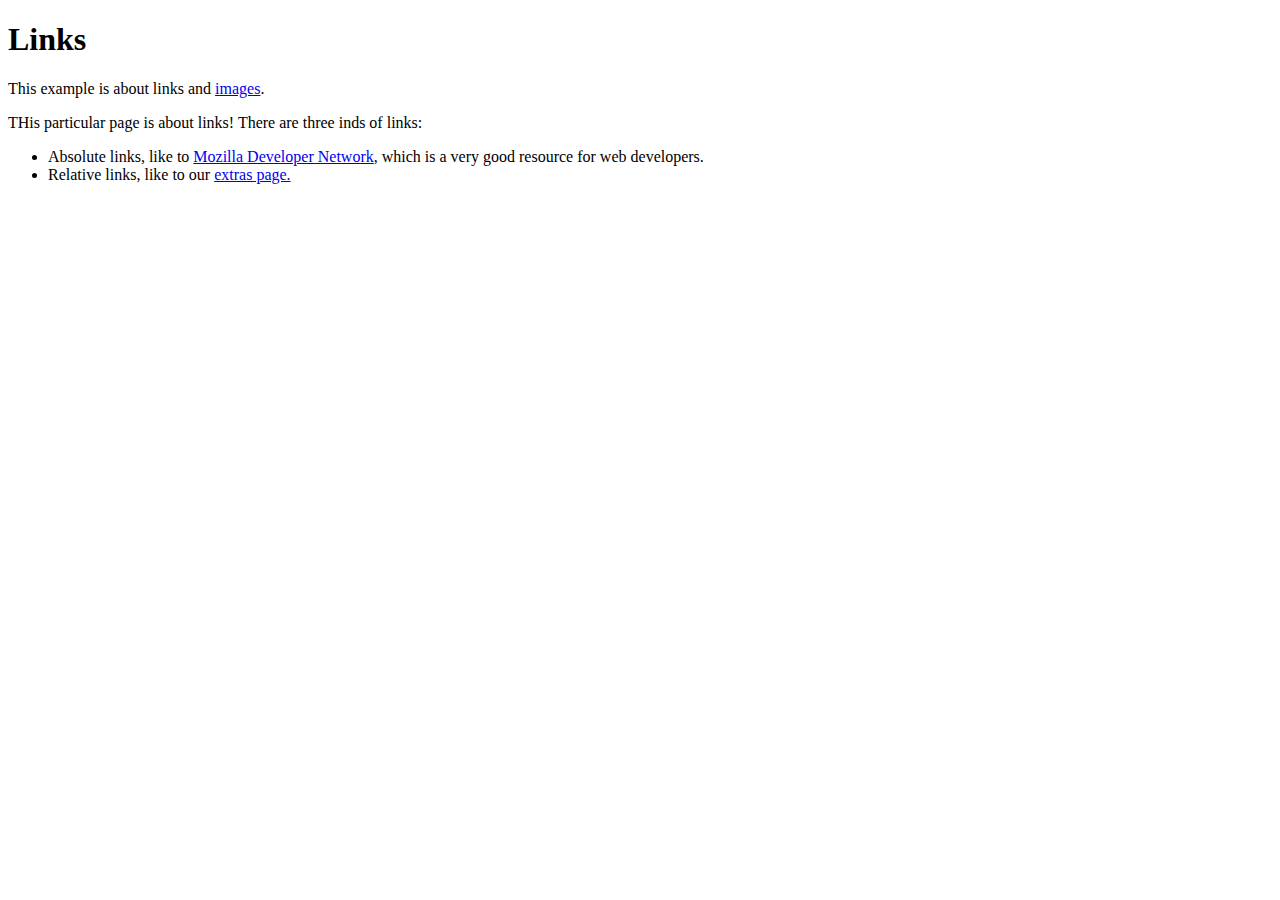
<file: 2.links-and-images/links.html>
<!DOCTYPE html>
<html lang="en">
  <head>
    <title>Links</title>
  </head>

  <body>
    <h1>Links</h1>

    <p>This example is about links and <a href="images.html">images</a>.</p>

    <p>THis particular page is about links! There are three inds of links:</p>

    <ul>
      <li>
        Absolute links, like to
        <a
          href="https://developer.mozilla.org/en-US/docs/Web/HTML"
          target="_blank"
          >Mozilla Developer Network</a
        >, which is a very good resource for web developers.
      </li>
      <li>
        Relative links, like to our <a href="misc/extras.html">extras page.</a>
      </li>
    </ul>
  </body>
</html>
</file>
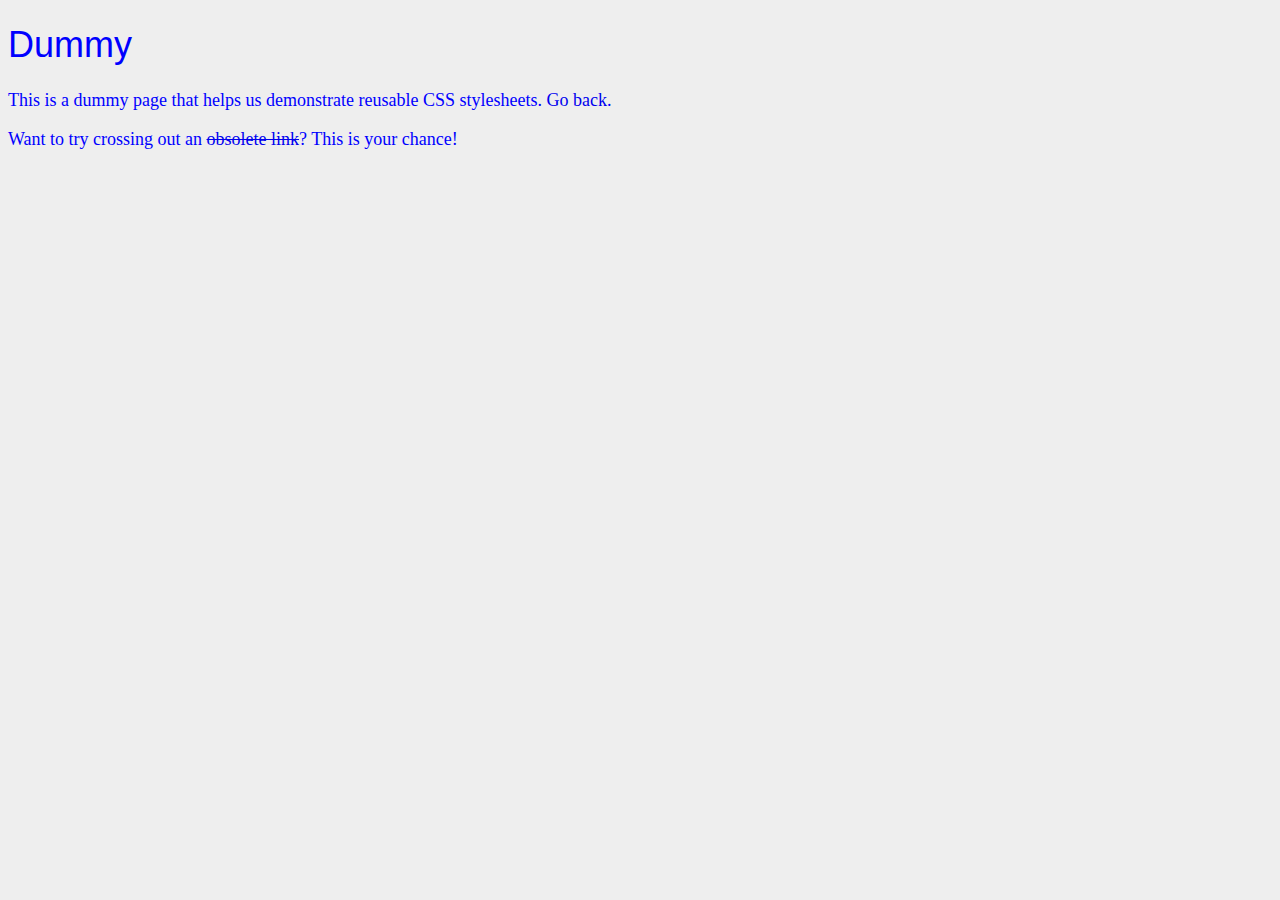
<file: 3.hello-css/dummy.html>
<!DOCTYPE html>
<html lang="en">
  <head>
    <meta charset="UTF-8" />
    <title>Dummy</title>
    <link rel="stylesheet" href="styles.css" />
    <style>
        body {
            color: #0000FF; /* Blue */
        }
    </style>
  </head>
  <body>
    <h1>Dummy</h1>

    <p>
      This is a dummy page that helps us demonstrate reusable CSS stylesheets.
      <a href="hello-css.html">Go back</a>.
    </p>

    <p>
      Want to try crossing out an <a href="nowhere.html" style="color: 990000; text-decoration: line-through;">obsolete link</a>? This
      is your chance!
    </p>
  </body>
</html>
</file>
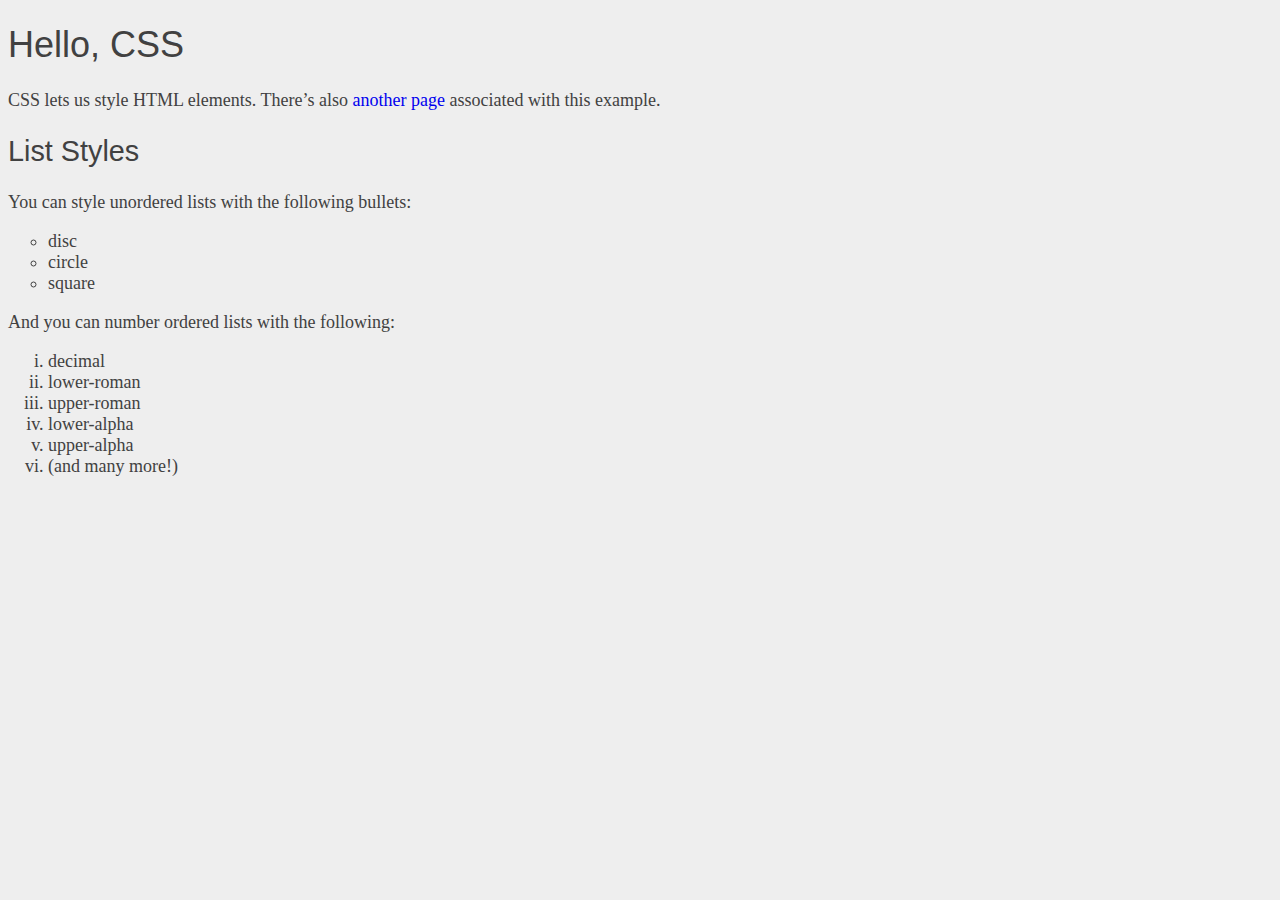
<file: 3.hello-css/hello-css.html>
<!DOCTYPE html>
<html lang="en">
  <head>
    <meta charset="UTF-8" />
    <title>Hello, CSS</title>
    <link rel="stylesheet" href="styles.css" />
  </head>
  <body>
    <h1>Hello, CSS</h1>

    <p>
      CSS lets us style HTML elements. There’s also
      <a href="dummy.html">another page</a> associated with this example.
    </p>

    <h2>List Styles</h2>

    <p>You can style unordered lists with the following bullets:</p>

    <ul>
      <li>disc</li>
      <li>circle</li>
      <li>square</li>
    </ul>

    <p>And you can number ordered lists with the following:</p>

    <ol>
      <li>decimal</li>
      <li>lower-roman</li>
      <li>upper-roman</li>
      <li>lower-alpha</li>
      <li>upper-alpha</li>
      <li>(and many more!)</li>
    </ol>
  </body>
</html>
</file>
<file: 10.responsive-images/styles.css>
* {
  margin: 0;
  padding: 0;
  box-sizing: border-box;
}

.page {
  display: flex;
  flex-wrap: wrap;
}

.section {
  width: 100%;
  height: 300px;
  display: flex;
  justify-content: center;
  align-items: center;
}

.menu {
  background-color: #5995da;
  height: 80px;
}

.header {
  background-color: #b2d6ff;
}

.content {
  background-color: #eaedf0;
  height: 600px;
}

.sign-up {
  background-color: #d6e9fe;
}

.feature-1 {
  background-color: #f5cf8e;
}

.feature-2 {
  background-color: #f09a9d;
}

.feature-3 {
  background-color: #c8c6fa;
}

/* Mobile Styles */
@media only screen and (max-width: 400px) {
  body {
    background-color: #f09a9d; /* Red */
  }
}

/* Tablet Styles */
@media only screen and (min-width: 401px) and (max-width: 960px) {
  .sign-up,
  .feature-1,
  .feature-2,
  .feature-3 {
    width: 50%;
  }
}

/* Desktop Styles */
@media only screen and (min-width: 961px) {
  .page {
    width: 960px;
    margin: 0 auto;
  }
  .feature-1,
  .feature-2,
  .feature-3 {
    width: 33.3%;
  }
  .header {
    height: 400px;
  }
  .sign-up {
    height: 200px;
    order: 1;
  }
  .content {
    order: 2;
  }
}

.illustration img {
  width: 100%;
  display: block;
}

.header {
  height: auto;
  justify-content: inherit;
  align-items: inherit;
}

.photo img {
  width: 100%;
  display: block;
}
</file>
<file: 12.forms/styles.css>
* {
  margin: 0;
  padding: 0;
  box-sizing: border-box;
}

body {
  color: #5d6063;
  background-color: #eaedf0;
  font-family: "Helvetica", "Arial", sans-serif;
  font-size: 16px;
  line-height: 1.3;

  display: flex;
  flex-direction: column;
  align-items: center;
}

.speaker-form-header {
  text-align: center;
  background-color: #f6f7f8;
  border: 1px solid #d6d9dc;
  border-radius: 3px;

  width: 80%;
  margin: 40px 0;
  padding: 50px;
}

.speaker-form-header h1 {
  font-size: 30px;
  margin-bottom: 20px;
}

.speaker-form {
  background-color: #f6f7f8;
  border: 1px solid #d6d9dc;
  border-radius: 3px;

  width: 80%;
  padding: 50px;
  margin: 0 0 40px 0;
}

.form-row {
  margin-bottom: 40px;
  display: flex;
  justify-content: flex-start;
  flex-direction: column;
  flex-wrap: wrap;
}

.form-row input[type="text"],
.form-row input[type="email"] {
  background-color: #ffffff;
  border: 1px solid #d6d9dc;
  border-radius: 3px;
  width: 100%;
  padding: 7px;
  font-size: 14px;
}

.form-row label {
  margin-bottom: 15px;
}

.legacy-form-row {
  border: none;
  margin-bottom: 40px;
}

.legacy-form-row legend {
  margin-bottom: 15px;
}

.legacy-form-row .radio-label {
  display: block;
  font-size: 14px;
  padding: 0 20px 0 10px;
}

.legacy-form-row input[type="radio"] {
  margin-top: 2px;
}

.legacy-form-row .radio-label,
.legacy-form-row input[type="radio"] {
  float: left;
}

.form-row select {
  width: 100%;
  padding: 5px;
  font-size: 14px;
}

.form-row textarea {
  font-family: "Helvetica", "Arial", sans-serif;
  font-size: 14px;

  border: 1px solid #d6d9dc;
  border-radius: 3px;

  min-height: 200px;
  margin-bottom: 10px;
  padding: 7px;
  resize: none;
}

.form-row .instructions {
  color: #999999;
  font-size: 14px;
  margin-bottom: 30px;
}

.form-row .checkbox-label {
  margin-bottom: 0;
}

.form-row button {
  font-size: 16px;
  font-weight: bold;

  color: #ffffff;
  background-color: #5995da;

  border: none;
  border-radius: 3px;

  padding: 10px 40px;
  cursor: pointer;
}

.form-row button:hover {
  background-color: #76aeed;
}

.form-row button:active {
  background-color: #407fc7;
}

@media only screen and (min-width: 700px) {
  .speaker-form-header,
  .speaker-form {
    width: 600px;
  }
  .form-row {
    flex-direction: row;
    align-items: flex-start;
    margin-bottom: 20px;
  }
  .form-row input[type="text"],
  .form-row input[type="email"],
  .form-row select,
  .form-row textarea {
    width: 250px;
    height: initial;
  }
  .form-row label {
    text-align: right;
    width: 120px;
    margin-top: 7px;
    padding-right: 20px;
  }
  .legacy-form-row {
    margin-bottom: 10px;
  }
  .legacy-form-row legend {
    width: 120px;
    text-align: right;
    padding-right: 20px;
  }
  .legacy-form-row legend {
    float: left;
  }
  .form-row .instructions {
    margin-left: 120px;
  }
  .form-row .checkbox-label {
    margin-left: 120px;
    width: auto;
  }
  .form-row button {
    margin-left: 120px;
  }
}

.form-row input[type="text"]:invalid,
.form-row input[type="email"]:invalid {
  border: 1px solid #d55c5f;
  color: #d55c5f;
  box-shadow: none;
}
</file>
<file: 13.web-typography/typo.css>
@font-face {
  font-family: "Roboto";
  src: url("Roboto-Light-webfont.woff") format("woff");
  font-style: normal;
  font-weight: 300;
}

@font-face {
  font-family: "Roboto";
  src: url("Roboto-LightItalic-webfont.woff") format("woff");
  font-style: italic;
  font-weight: 300;
}

@font-face {
  font-family: "Roboto";
  src: url("Roboto-Bold-webfont.woff") format("woff");
  font-style: normal;
  font-weight: 700;
}

* {
  margin: 0;
  padding: 0;
  box-sizing: border-box;
}

body {
  font-family: "Roboto", sans-serif;
  font-weight: 300;
  font-size: 18px;
  line-height: 1.8em;
  color: #5d6063;
}

em {
  font-style: italic;
}

strong {
  font-weight: bold;
}

h1,
h2,
h3,
h4,
h5,
h6 {
  line-height: 1.3em;
  font-weight: normal;
  font-style: normal;
}

header {
  text-align: center;
  color: #fff;
}

nav {
  background-color: #54575a;
}

nav ul {
  display: flex;
  justify-content: space-between;
  flex-wrap: wrap;

  width: 100%;
  max-width: 900px;
  margin: 0 auto;
}

nav li {
  list-style-type: none;

  width: 50%;
  padding-top: 0.5em;
  padding-bottom: 0.5em;

  border-top: 1px solid #888f95;
}

nav li:nth-of-type(1),
nav li:nth-of-type(2) {
  border-top: none;
}

nav li:nth-of-type(2n) {
  border-left: 1px solid #888f95;
}

nav li.selected {
  color: #54a5c4;
}

nav a:link,
nav a:visited {
  color: #888f95;
  text-decoration: none;
}

nav a:hover,
nav a:visited:hover,
nav a:active,
nav a:visited:active {
  color: #54a5c4;
  text-decoration: underline;
}

.hero {
  padding-top: 9em;
  padding-bottom: 9em;
  background-color: #5d6063;
}

.hero h1 {
  font-size: 50px;
}

.section {
  padding: 4em 1em;

  margin: 0 auto;
  max-width: 540px;
}

.section h2 {
  font-size: 30px;
  margin-bottom: 0.7em;
}

.section--gray {
  border-top: 1px solid #d6d9dc;
}

.section--blue {
  border-top: 1px solid #b2d6ff;
}

.section--blue h2 {
  color: #5995da;
}

.section--red {
  border-top: 1px solid #f09a9d;
}

.section--red h2 {
  color: #d55c5f;
}

.section:first-of-type {
  border-top: none;
}

.section p,
.section ul,
.section ol,
.section figure {
  margin-bottom: 1em;
}

.section p:last-child,
.section ul:last-child,
.section ol:last-child,
.section figure:last-child {
  margin-bottom: 0;
}

.button:link,
.button:visited {
  display: block;
  text-decoration: none;

  color: #fff;
  background-color: #4a90e2;
  font-weight: bold;
  padding: 10px;
  border-radius: 5px;
  text-align: center;

  margin: 1.8em auto;
}

.button:hover,
.button:visited:hover {
  color: #fff;
  background-color: #6aa9f4;
}

.button:active,
.button:visited:active {
  color: #fff;
  background-color: #3f7cc4;
}

@media only screen and (min-width: 580px) {
  .section {
    margin: 4em auto;
    padding: 2.5em 3em;
  }
  .section--gray:first-of-type,
  .section--gray {
    border: 1px solid #d6d9dc;
  }
  .section--blue:first-of-type,
  .section--blue {
    border: 1px solid #b2d6ff;
  }
  .section--red:first-of-type,
  .section--red {
    border: 1px solid #f09a9d;
  }
}

@media only screen and (min-width: 750px) {
  nav {
    padding-left: 2em;
    padding-right: 2em;
  }
  nav li {
    width: auto;
    border-top: none;
  }

  nav li:nth-of-type(2n) {
    border-left: none;
  }
}
</file>
<file: 3.hello-css/styles.css>
body {
  color: #414141; /* Dark gray */
  background-color: #eeeeee; /* Light gray */
  font-size: 18px;
}

h1 {
  font-size: 2em;
}

h2 {
  font-size: 1.6em;
}

h1,
h2,
h3,
h4,
h5,
h6 {
  font-family: "Helvetica", "Arial", sans-serif;
  font-weight: normal;
}

ul {
  list-style-type: circle;
}

ol {
  list-style-type: lower-roman;
}

a {
  text-decoration: none;
}

p {
  text-align: left;
}
</file>
